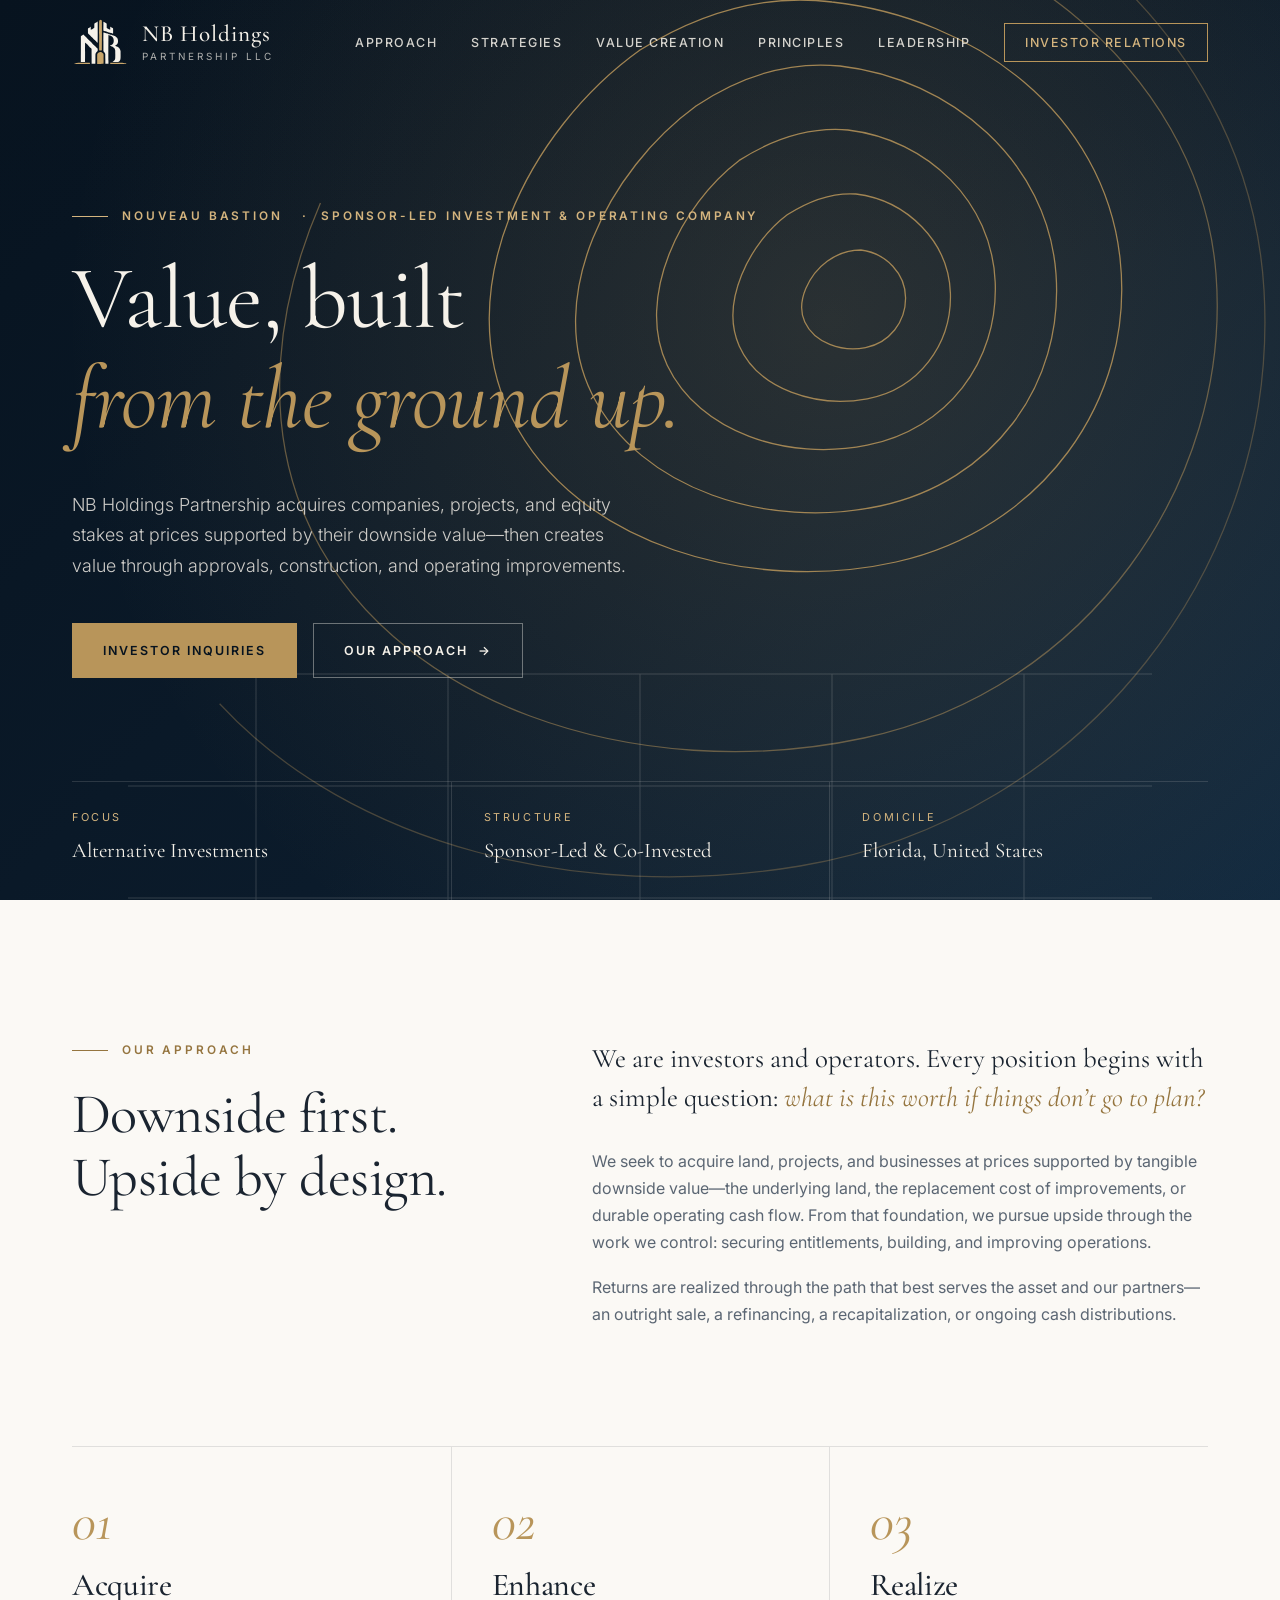
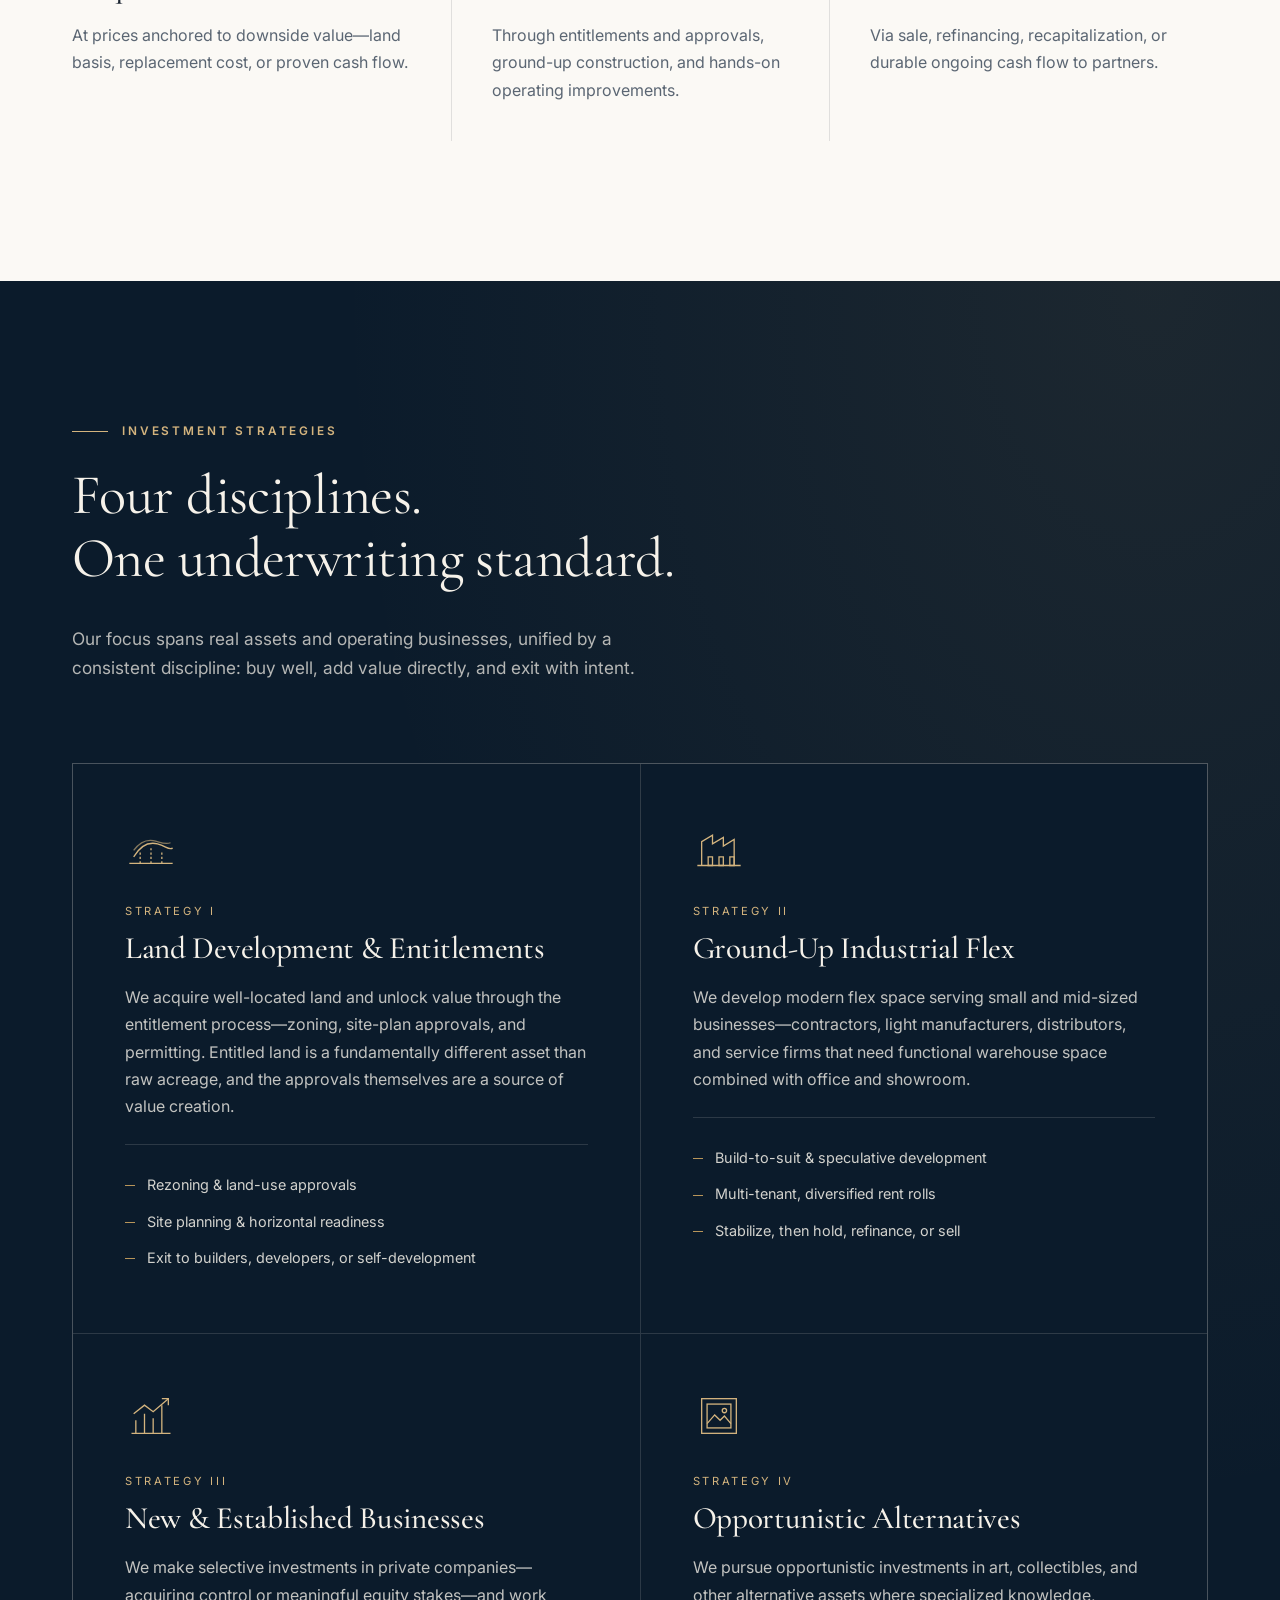
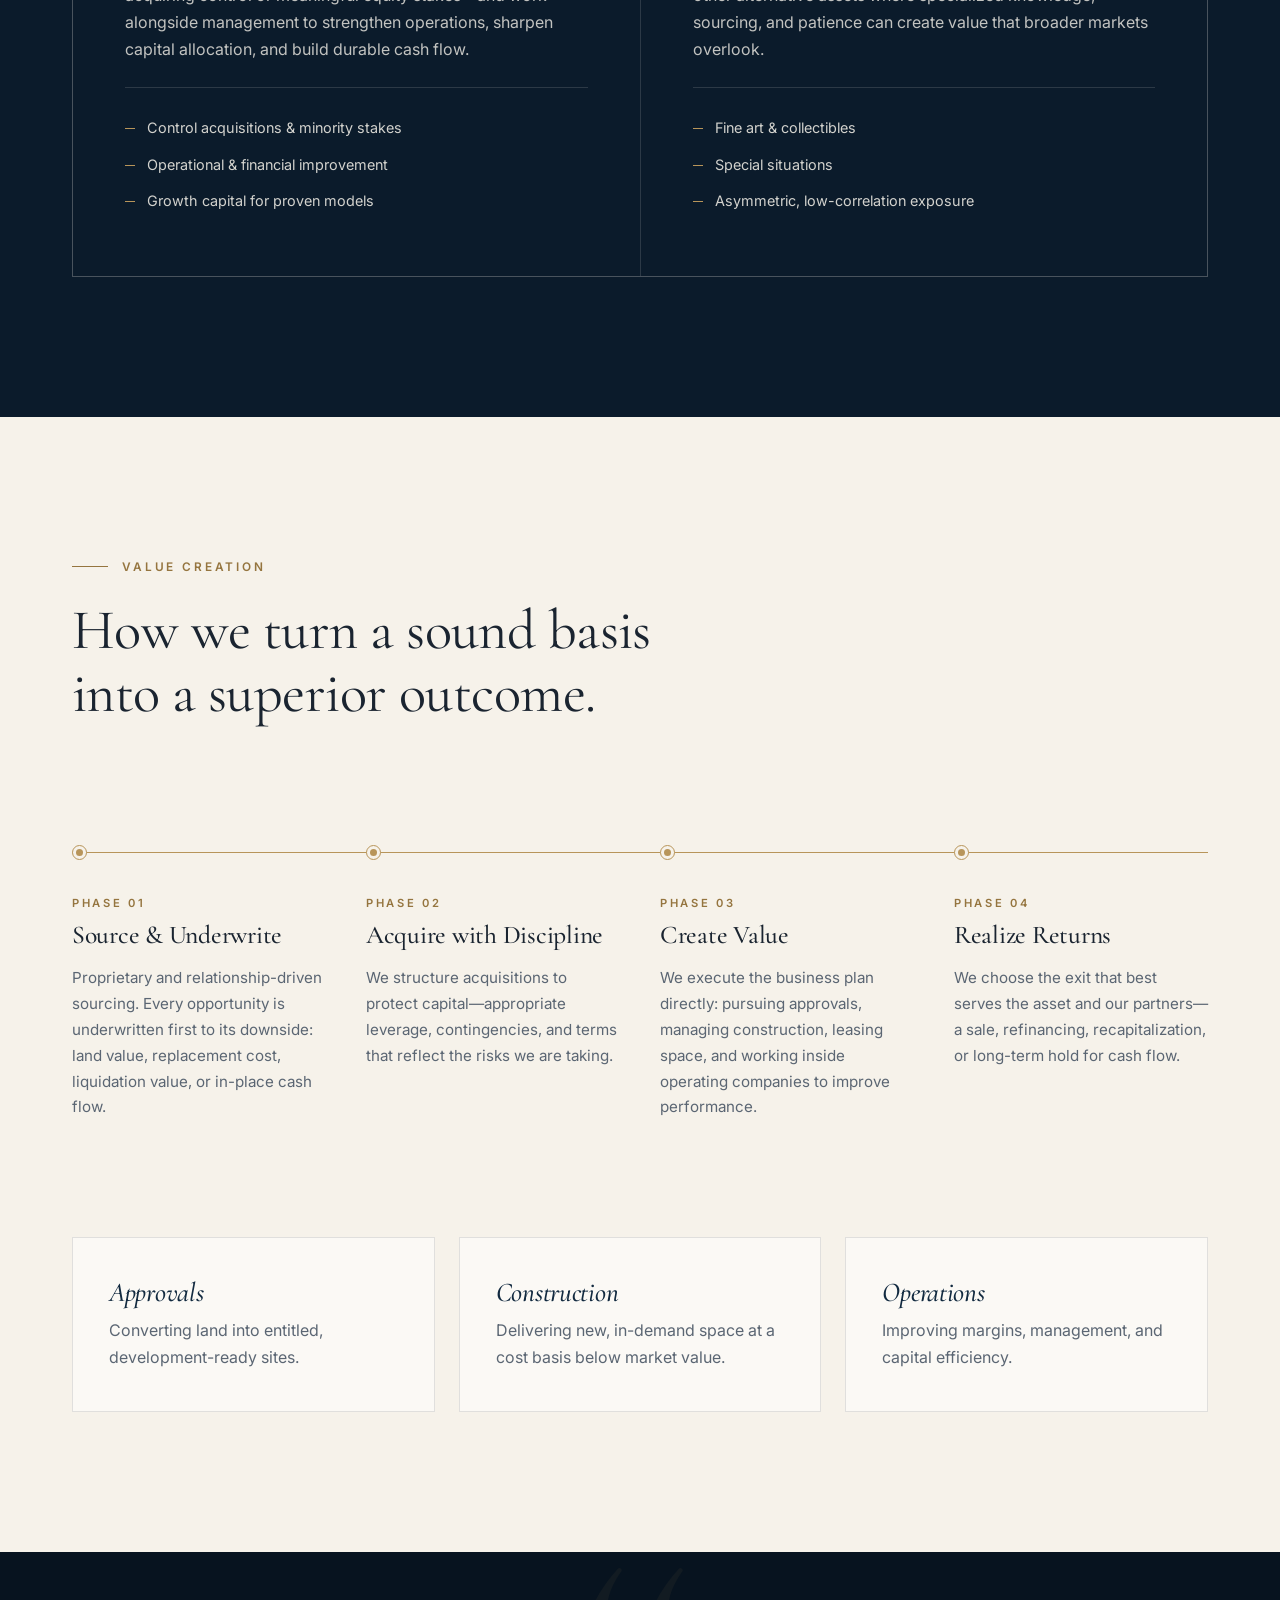
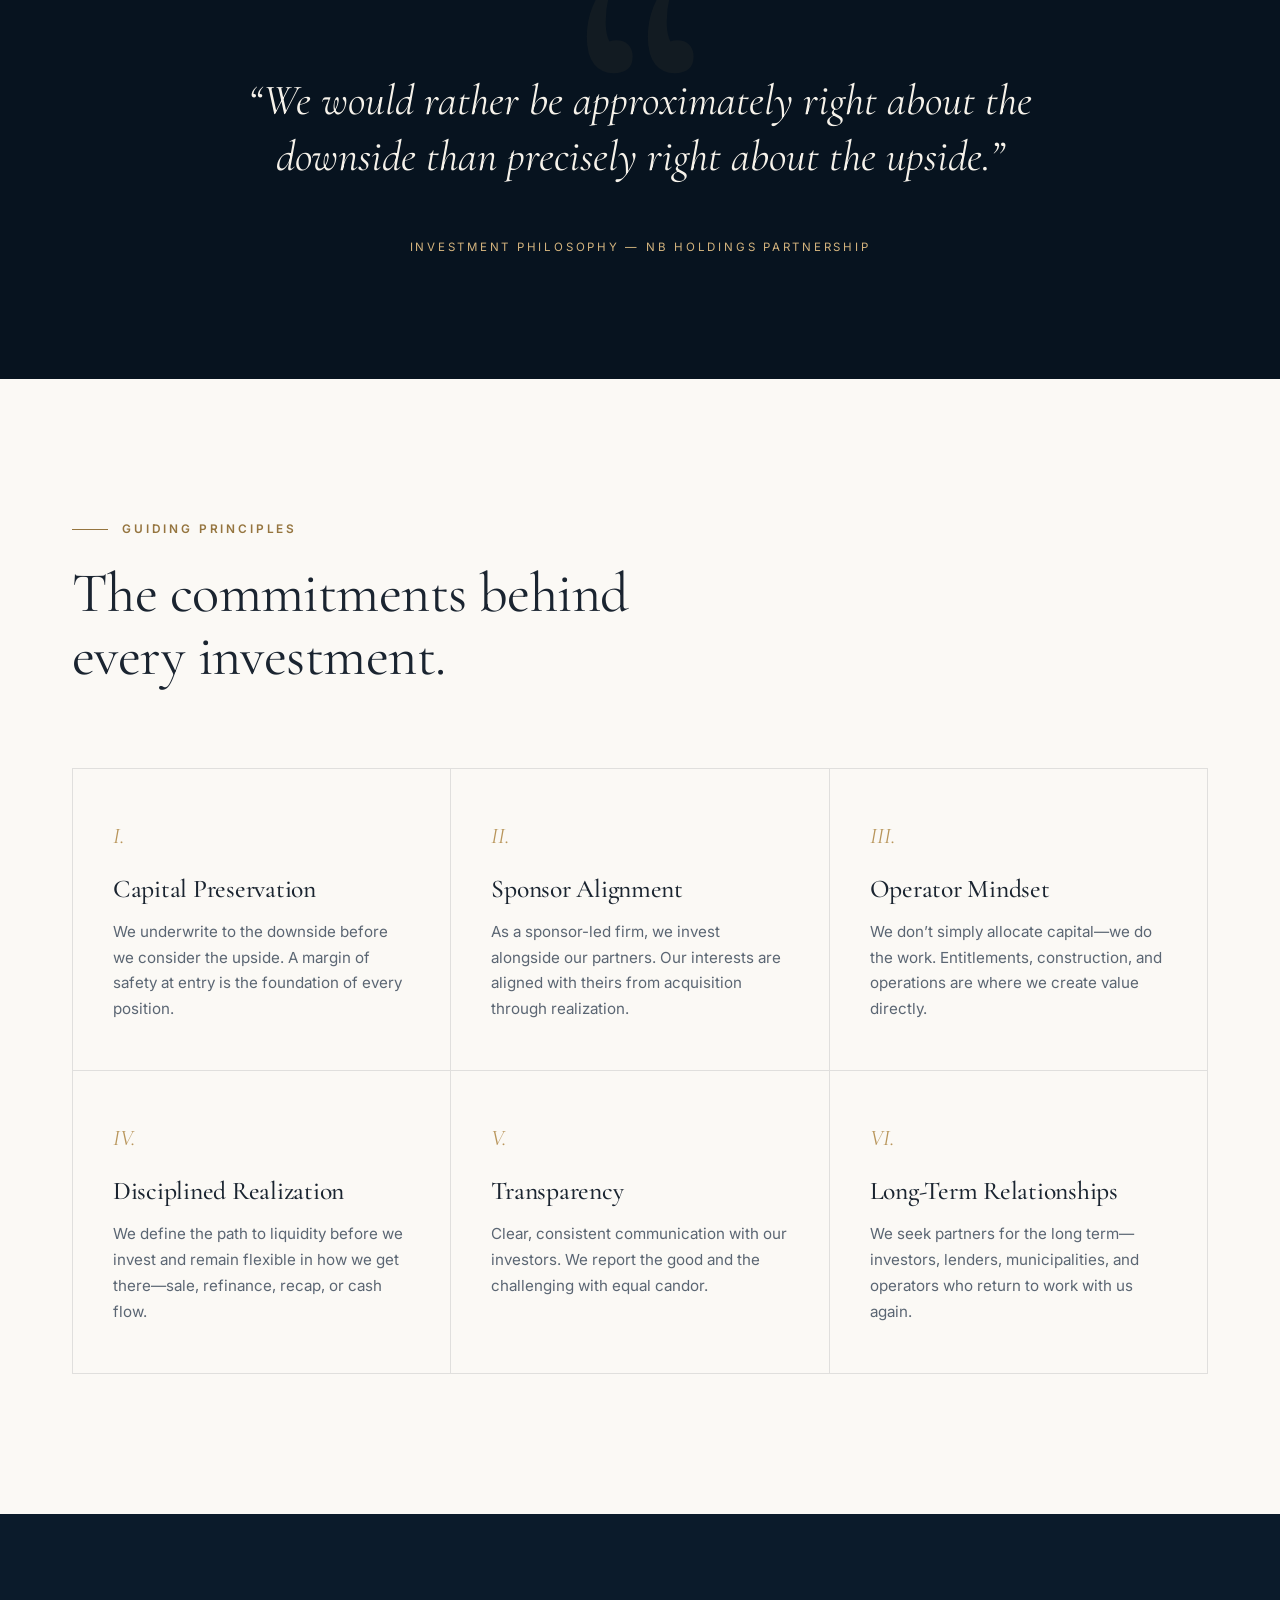
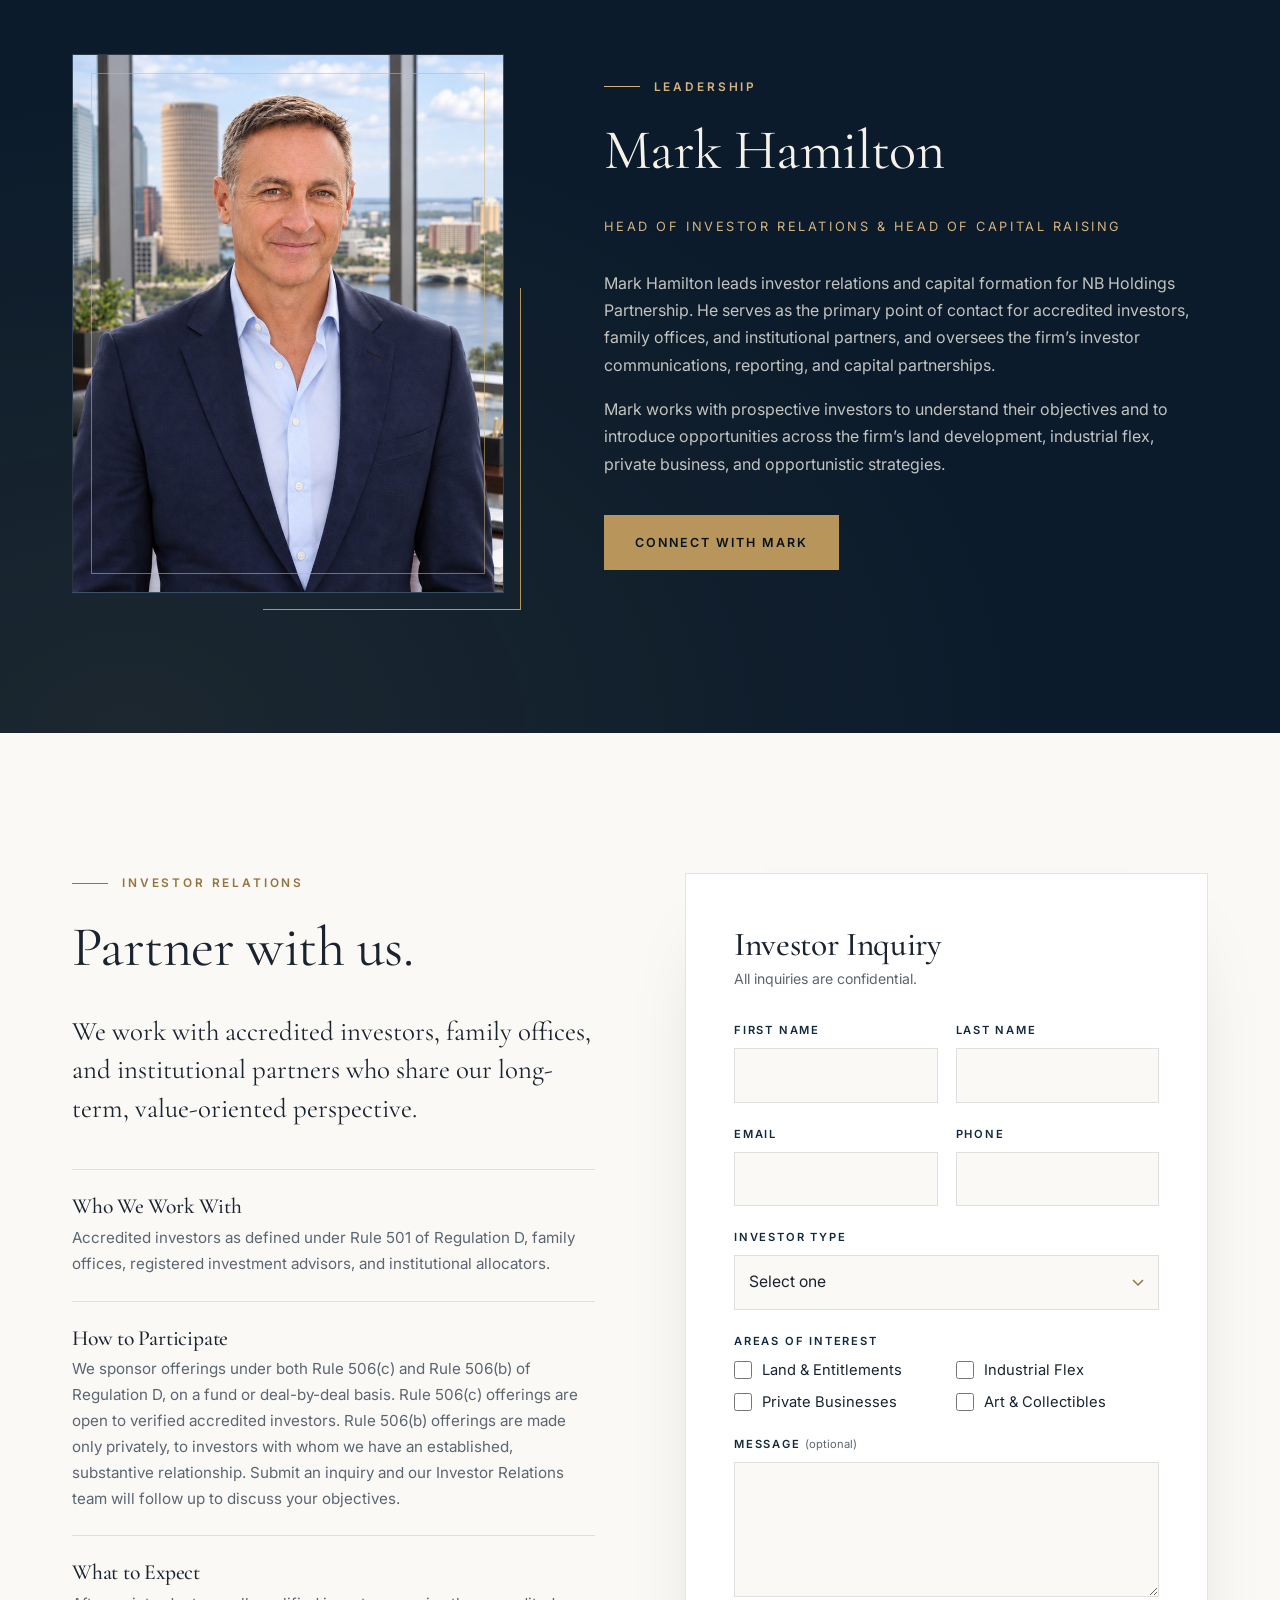
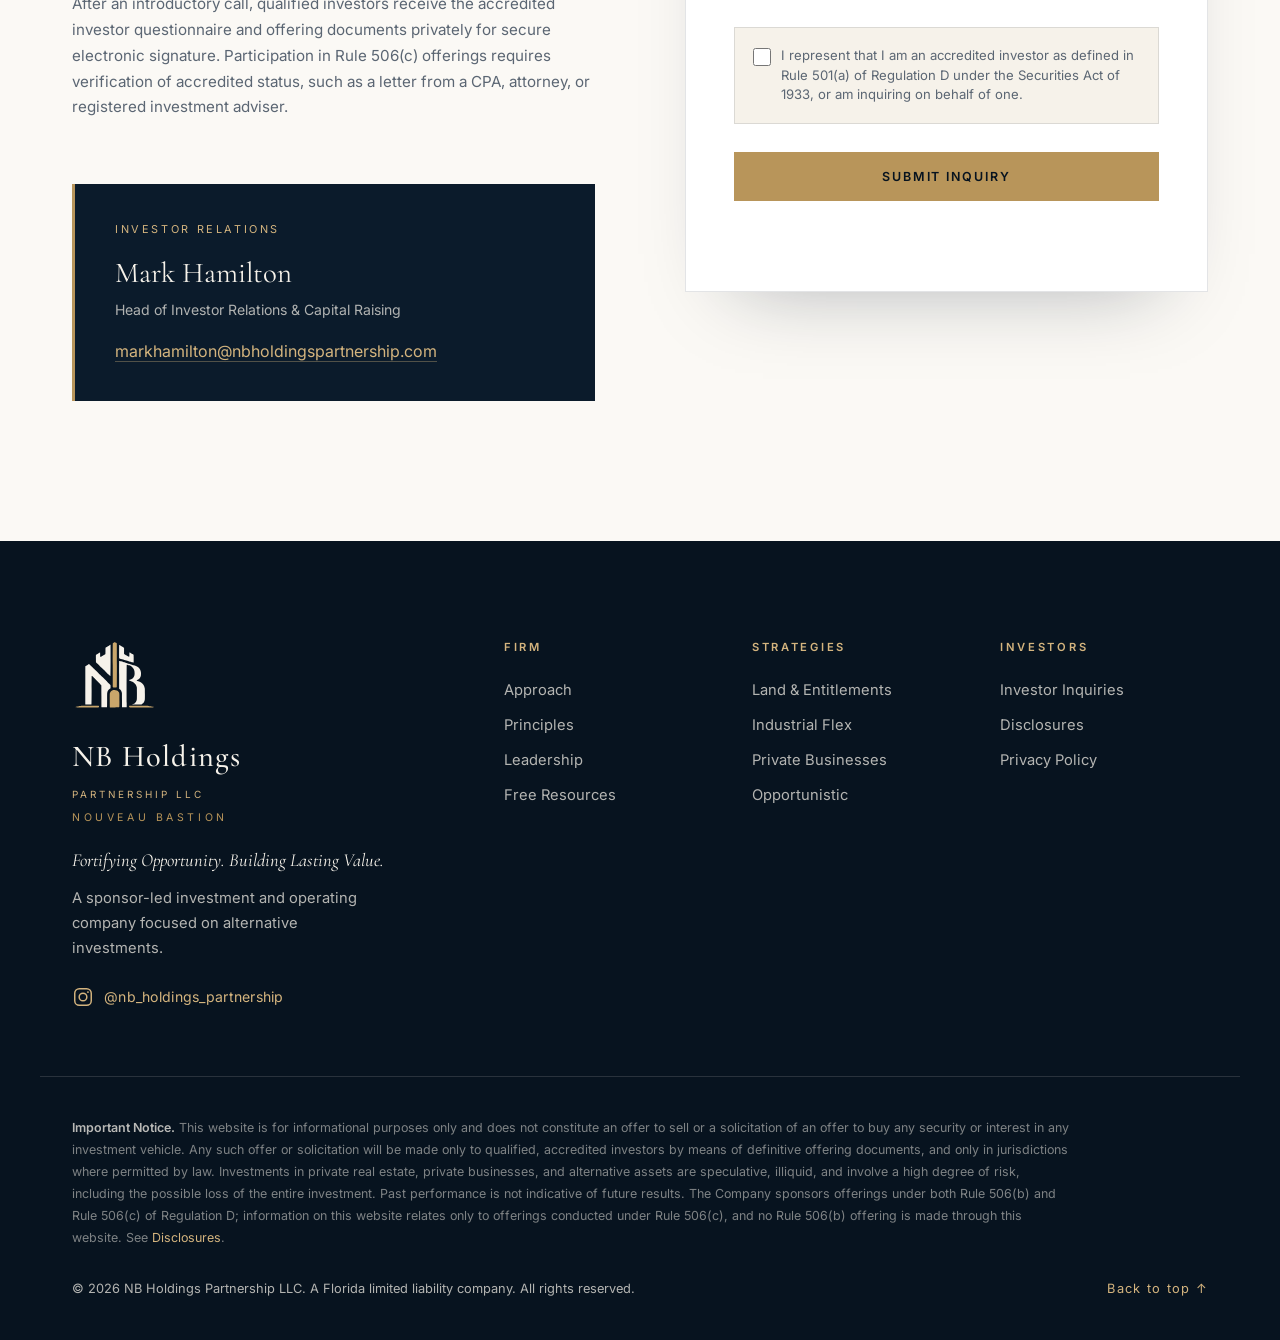
<file: index.html>
<!DOCTYPE html>
<html lang="en" class="no-js">
<head>
  <meta charset="UTF-8">
  <meta name="viewport" content="width=device-width, initial-scale=1.0">
  <title>NB Holdings Partnership LLC | Sponsor-Led Alternative Investments</title>
  <meta name="description" content="NB Holdings Partnership LLC is a sponsor-led investment and operating company focused on land development and entitlements, ground-up industrial flex space, private business investments, and opportunistic alternatives.">
  <meta name="theme-color" content="#0B1B2B">
  <meta property="og:title" content="NB Holdings Partnership LLC">
  <meta property="og:description" content="Downside-anchored. Value-created. Sponsor-aligned. A sponsor-led investment and operating company focused on alternative investments.">
  <meta property="og:type" content="website">
  <meta property="og:url" content="https://www.nbholdingspartnership.com/">
  <meta property="og:image" content="https://www.nbholdingspartnership.com/assets/img/nb-holdings-logo.jpg">
  <meta name="twitter:card" content="summary_large_image">
  <link rel="canonical" href="https://www.nbholdingspartnership.com/">
  <link rel="icon" href="assets/img/favicon.svg" type="image/svg+xml">
  <link rel="preconnect" href="https://fonts.googleapis.com">
  <link rel="preconnect" href="https://fonts.gstatic.com" crossorigin>
  <link href="https://fonts.googleapis.com/css2?family=Cormorant+Garamond:ital,wght@0,400;0,500;0,600;1,400;1,500&family=Inter:wght@300;400;500;600&display=swap" rel="stylesheet">
  <link rel="stylesheet" href="assets/css/styles.css">
</head>
<body>
  <a class="skip-link" href="#main">Skip to content</a>

  <!-- ============ HEADER ============ -->
  <header class="site-header" id="top">
    <div class="container header-inner">
      <a href="#top" class="brand" aria-label="NB Holdings Partnership home">
        <img class="brand-mark" src="assets/img/nb-mark-light.svg" alt="" width="52" height="42">
        <span class="brand-text">
          <span class="brand-name">NB Holdings</span>
          <span class="brand-sub">Partnership LLC</span>
        </span>
      </a>
      <nav class="primary-nav" aria-label="Primary">
        <button class="nav-toggle" aria-expanded="false" aria-controls="nav-menu">
          <span class="sr-only">Menu</span><span class="bar"></span><span class="bar"></span>
        </button>
        <ul id="nav-menu">
          <li><a href="#approach">Approach</a></li>
          <li><a href="#strategies">Strategies</a></li>
          <li><a href="#process">Value Creation</a></li>
          <li><a href="#principles">Principles</a></li>
          <li><a href="#leadership">Leadership</a></li>
          <li><a href="#investors" class="nav-cta">Investor Relations</a></li>
        </ul>
      </nav>
    </div>
  </header>

  <main id="main">
    <!-- ============ HERO ============ -->
    <section class="hero">
      <div class="hero-art" aria-hidden="true">
        <svg viewBox="0 0 800 800" preserveAspectRatio="xMidYMid slice">
          <defs>
            <radialGradient id="glow" cx="65%" cy="40%" r="60%">
              <stop offset="0%" stop-color="#B8955A" stop-opacity="0.18"/>
              <stop offset="100%" stop-color="#B8955A" stop-opacity="0"/>
            </radialGradient>
          </defs>
          <rect width="800" height="800" fill="url(#glow)"/>
          <g class="contours" fill="none" stroke="#B8955A" stroke-width="0.8">
            <path d="M520 120c90 10 170 70 180 160s-50 170-140 190-200-10-240-90 10-180 80-230c40-25 80-35 120-30z"/>
            <path d="M525 160c70 8 130 60 135 130s-40 130-110 145-150-10-180-70 10-140 65-180c30-20 60-28 90-25z"/>
            <path d="M530 200c50 6 90 45 92 95s-30 92-80 102-105-8-125-50 8-100 45-128c22-14 45-21 68-19z"/>
            <path d="M535 240c32 4 58 30 59 62s-20 60-52 66-68-6-80-33 6-64 30-82c14-9 28-14 43-13z"/>
            <path d="M538 275c16 2 28 15 28 30s-10 28-25 31-32-3-38-16 3-30 14-38c7-5 14-7 21-7z"/>
            <path d="M480 60c140 0 270 100 280 230s-80 260-220 290-300-20-350-140 30-280 140-350c50-25 100-30 150-30z" opacity="0.6"/>
            <path d="M440 10c180-5 340 120 350 290s-110 330-290 360-370-40-420-200 60-350 200-420c55-25 110-30 160-30z" opacity="0.4"/>
          </g>
          <g class="parcels" fill="none" stroke="#F6F2EA" stroke-width="0.6" opacity="0.18">
            <path d="M80 540h640M80 610h640M80 680h640M80 750h640"/>
            <path d="M160 540v260M280 540v260M400 540v260M520 540v260M640 540v260"/>
          </g>
          <g fill="#B8955A" opacity="0.9">
            <rect x="290" y="620" width="100" height="50" class="parcel-fill"/>
            <rect x="410" y="690" width="100" height="50" class="parcel-fill" style="animation-delay:1.2s"/>
          </g>
        </svg>
      </div>
      <div class="container hero-inner">
        <p class="eyebrow reveal">Nouveau Bastion<span class="eyebrow-extra">&nbsp;&middot;&nbsp; Sponsor-Led Investment &amp; Operating Company</span></p>
        <h1 class="reveal">Value, built<br><em>from the ground up.</em></h1>
        <p class="lede reveal">NB Holdings Partnership acquires companies, projects, and equity stakes at prices supported by their downside value&mdash;then creates value through approvals, construction, and operating improvements.</p>
        <div class="hero-actions reveal">
          <a href="#investors" class="btn btn-gold">Investor Inquiries</a>
          <a href="#approach" class="btn btn-ghost">Our Approach <span aria-hidden="true">&rarr;</span></a>
        </div>
      </div>
      <div class="hero-foot container">
        <dl class="hero-stats">
          <div><dt>Focus</dt><dd>Alternative Investments</dd></div>
          <div><dt>Structure</dt><dd>Sponsor-Led &amp; Co-Invested</dd></div>
          <div><dt>Domicile</dt><dd>Florida, United States</dd></div>
        </dl>
      </div>
    </section>

    <!-- ============ APPROACH ============ -->
    <section class="section approach" id="approach">
      <div class="container split">
        <div class="split-head">
          <p class="eyebrow">Our Approach</p>
          <h2>Downside first.<br>Upside by design.</h2>
        </div>
        <div class="split-body">
          <p class="big">We are investors and operators. Every position begins with a simple question: <em>what is this worth if things don&rsquo;t go to plan?</em></p>
          <p>We seek to acquire land, projects, and businesses at prices supported by tangible downside value&mdash;the underlying land, the replacement cost of improvements, or durable operating cash flow. From that foundation, we pursue upside through the work we control: securing entitlements, building, and improving operations.</p>
          <p>Returns are realized through the path that best serves the asset and our partners&mdash;an outright sale, a refinancing, a recapitalization, or ongoing cash distributions.</p>
        </div>
      </div>
      <div class="container">
        <ol class="thesis">
          <li class="reveal">
            <span class="thesis-num">01</span>
            <h3>Acquire</h3>
            <p>At prices anchored to downside value&mdash;land basis, replacement cost, or proven cash flow.</p>
          </li>
          <li class="reveal">
            <span class="thesis-num">02</span>
            <h3>Enhance</h3>
            <p>Through entitlements and approvals, ground-up construction, and hands-on operating improvements.</p>
          </li>
          <li class="reveal">
            <span class="thesis-num">03</span>
            <h3>Realize</h3>
            <p>Via sale, refinancing, recapitalization, or durable ongoing cash flow to partners.</p>
          </li>
        </ol>
      </div>
    </section>

    <!-- ============ STRATEGIES ============ -->
    <section class="section strategies dark" id="strategies">
      <div class="container">
        <div class="section-head">
          <p class="eyebrow">Investment Strategies</p>
          <h2>Four disciplines.<br>One underwriting standard.</h2>
          <p class="section-intro">Our focus spans real assets and operating businesses, unified by a consistent discipline: buy well, add value directly, and exit with intent.</p>
        </div>

        <div class="strategy-grid">
          <article class="strategy reveal">
            <div class="strategy-icon" aria-hidden="true">
              <svg viewBox="0 0 48 48" fill="none" stroke="currentColor" stroke-width="1.2"><path d="M4 40h40"/><path d="M8 34c6-10 14-14 22-12s10 6 14 4"/><path d="M8 28c6-8 12-10 18-9s10 4 16 2" opacity=".6"/><path d="M14 40V30M24 40V26M34 40V30" stroke-dasharray="2 2"/></svg>
            </div>
            <p class="strategy-tag">Strategy I</p>
            <h3>Land Development &amp; Entitlements</h3>
            <p>We acquire well-located land and unlock value through the entitlement process&mdash;zoning, site-plan approvals, and permitting. Entitled land is a fundamentally different asset than raw acreage, and the approvals themselves are a source of value creation.</p>
            <ul class="strategy-points">
              <li>Rezoning &amp; land-use approvals</li>
              <li>Site planning &amp; horizontal readiness</li>
              <li>Exit to builders, developers, or self-development</li>
            </ul>
          </article>

          <article class="strategy reveal">
            <div class="strategy-icon" aria-hidden="true">
              <svg viewBox="0 0 48 48" fill="none" stroke="currentColor" stroke-width="1.2"><path d="M4 42h40"/><path d="M8 42V20l10-6v8l10-6v8l10-6v24"/><path d="M14 34h4v8h-4zM24 34h4v8h-4zM34 34h4v8h-4z"/></svg>
            </div>
            <p class="strategy-tag">Strategy II</p>
            <h3>Ground-Up Industrial Flex</h3>
            <p>We develop modern flex space serving small and mid-sized businesses&mdash;contractors, light manufacturers, distributors, and service firms that need functional warehouse space combined with office and showroom.</p>
            <ul class="strategy-points">
              <li>Build-to-suit &amp; speculative development</li>
              <li>Multi-tenant, diversified rent rolls</li>
              <li>Stabilize, then hold, refinance, or sell</li>
            </ul>
          </article>

          <article class="strategy reveal">
            <div class="strategy-icon" aria-hidden="true">
              <svg viewBox="0 0 48 48" fill="none" stroke="currentColor" stroke-width="1.2"><path d="M6 40h36"/><path d="M10 40V28M18 40V22M26 40V26M34 40V14"/><path d="M8 22l10-8 8 6 14-12"/><path d="M34 8h6v6"/></svg>
            </div>
            <p class="strategy-tag">Strategy III</p>
            <h3>New &amp; Established Businesses</h3>
            <p>We make selective investments in private companies&mdash;acquiring control or meaningful equity stakes&mdash;and work alongside management to strengthen operations, sharpen capital allocation, and build durable cash flow.</p>
            <ul class="strategy-points">
              <li>Control acquisitions &amp; minority stakes</li>
              <li>Operational &amp; financial improvement</li>
              <li>Growth capital for proven models</li>
            </ul>
          </article>

          <article class="strategy reveal">
            <div class="strategy-icon" aria-hidden="true">
              <svg viewBox="0 0 48 48" fill="none" stroke="currentColor" stroke-width="1.2"><rect x="8" y="8" width="32" height="32"/><rect x="13" y="13" width="22" height="22"/><path d="M13 31l7-8 5 5 4-4 6 7"/><circle cx="29" cy="19" r="2"/></svg>
            </div>
            <p class="strategy-tag">Strategy IV</p>
            <h3>Opportunistic Alternatives</h3>
            <p>We pursue opportunistic investments in art, collectibles, and other alternative assets where specialized knowledge, sourcing, and patience can create value that broader markets overlook.</p>
            <ul class="strategy-points">
              <li>Fine art &amp; collectibles</li>
              <li>Special situations</li>
              <li>Asymmetric, low-correlation exposure</li>
            </ul>
          </article>
        </div>
      </div>
    </section>

    <!-- ============ PROCESS ============ -->
    <section class="section process" id="process">
      <div class="container">
        <div class="section-head">
          <p class="eyebrow">Value Creation</p>
          <h2>How we turn a sound basis<br>into a superior outcome.</h2>
        </div>

        <div class="process-track">
          <div class="process-line" aria-hidden="true"><span></span></div>
          <div class="process-step reveal">
            <span class="step-dot" aria-hidden="true"></span>
            <p class="step-phase">Phase 01</p>
            <h3>Source &amp; Underwrite</h3>
            <p>Proprietary and relationship-driven sourcing. Every opportunity is underwritten first to its downside: land value, replacement cost, liquidation value, or in-place cash flow.</p>
          </div>
          <div class="process-step reveal">
            <span class="step-dot" aria-hidden="true"></span>
            <p class="step-phase">Phase 02</p>
            <h3>Acquire with Discipline</h3>
            <p>We structure acquisitions to protect capital&mdash;appropriate leverage, contingencies, and terms that reflect the risks we are taking.</p>
          </div>
          <div class="process-step reveal">
            <span class="step-dot" aria-hidden="true"></span>
            <p class="step-phase">Phase 03</p>
            <h3>Create Value</h3>
            <p>We execute the business plan directly: pursuing approvals, managing construction, leasing space, and working inside operating companies to improve performance.</p>
          </div>
          <div class="process-step reveal">
            <span class="step-dot" aria-hidden="true"></span>
            <p class="step-phase">Phase 04</p>
            <h3>Realize Returns</h3>
            <p>We choose the exit that best serves the asset and our partners&mdash;a sale, refinancing, recapitalization, or long-term hold for cash flow.</p>
          </div>
        </div>

        <div class="levers">
          <div class="lever reveal">
            <h4>Approvals</h4>
            <p>Converting land into entitled, development-ready sites.</p>
          </div>
          <div class="lever reveal">
            <h4>Construction</h4>
            <p>Delivering new, in-demand space at a cost basis below market value.</p>
          </div>
          <div class="lever reveal">
            <h4>Operations</h4>
            <p>Improving margins, management, and capital efficiency.</p>
          </div>
        </div>
      </div>
    </section>

    <!-- ============ QUOTE BAND ============ -->
    <section class="quote-band">
      <div class="container">
        <blockquote class="reveal">
          <p>&ldquo;We would rather be approximately right about the downside than precisely right about the upside.&rdquo;</p>
          <cite>Investment Philosophy &mdash; NB Holdings Partnership</cite>
        </blockquote>
      </div>
    </section>

    <!-- ============ PRINCIPLES ============ -->
    <section class="section principles" id="principles">
      <div class="container">
        <div class="section-head">
          <p class="eyebrow">Guiding Principles</p>
          <h2>The commitments behind<br>every investment.</h2>
        </div>
        <div class="principle-grid">
          <div class="principle reveal">
            <span class="principle-num">I.</span>
            <h3>Capital Preservation</h3>
            <p>We underwrite to the downside before we consider the upside. A margin of safety at entry is the foundation of every position.</p>
          </div>
          <div class="principle reveal">
            <span class="principle-num">II.</span>
            <h3>Sponsor Alignment</h3>
            <p>As a sponsor-led firm, we invest alongside our partners. Our interests are aligned with theirs from acquisition through realization.</p>
          </div>
          <div class="principle reveal">
            <span class="principle-num">III.</span>
            <h3>Operator Mindset</h3>
            <p>We don&rsquo;t simply allocate capital&mdash;we do the work. Entitlements, construction, and operations are where we create value directly.</p>
          </div>
          <div class="principle reveal">
            <span class="principle-num">IV.</span>
            <h3>Disciplined Realization</h3>
            <p>We define the path to liquidity before we invest and remain flexible in how we get there&mdash;sale, refinance, recap, or cash flow.</p>
          </div>
          <div class="principle reveal">
            <span class="principle-num">V.</span>
            <h3>Transparency</h3>
            <p>Clear, consistent communication with our investors. We report the good and the challenging with equal candor.</p>
          </div>
          <div class="principle reveal">
            <span class="principle-num">VI.</span>
            <h3>Long-Term Relationships</h3>
            <p>We seek partners for the long term&mdash;investors, lenders, municipalities, and operators who return to work with us again.</p>
          </div>
        </div>
      </div>
    </section>

    <!-- ============ LEADERSHIP ============ -->
    <section class="section leadership dark" id="leadership">
      <div class="container leader-wrap">
        <div class="leader-portrait reveal">
          <div class="portrait-frame">
            <img class="portrait-photo" src="assets/img/mark-hamilton.jpg" alt="Mark Hamilton, Head of Investor Relations and Capital Raising" width="800" height="1000" loading="lazy">
          </div>
        </div>
        <div class="leader-copy reveal">
          <p class="eyebrow">Leadership</p>
          <h2>Mark Hamilton</h2>
          <p class="leader-title">Head of Investor Relations &amp; Head of Capital Raising</p>
          <p>Mark Hamilton leads investor relations and capital formation for NB Holdings Partnership. He serves as the primary point of contact for accredited investors, family offices, and institutional partners, and oversees the firm&rsquo;s investor communications, reporting, and capital partnerships.</p>
          <p>Mark works with prospective investors to understand their objectives and to introduce opportunities across the firm&rsquo;s land development, industrial flex, private business, and opportunistic strategies.</p>
          <a href="#investors" class="btn btn-gold">Connect with Mark</a>
        </div>
      </div>
    </section>

    <!-- ============ INVESTORS ============ -->
    <section class="section investors" id="investors">
      <div class="container investor-grid">
        <div class="investor-info">
          <p class="eyebrow">Investor Relations</p>
          <h2>Partner with us.</h2>
          <p class="big">We work with accredited investors, family offices, and institutional partners who share our long-term, value-oriented perspective.</p>

          <ul class="investor-list">
            <li>
              <h4>Who We Work With</h4>
              <p>Accredited investors as defined under Rule 501 of Regulation D, family offices, registered investment advisors, and institutional allocators.</p>
            </li>
            <li>
              <h4>How to Participate</h4>
              <p>We sponsor offerings under both Rule 506(c) and Rule 506(b) of Regulation D, on a fund or deal-by-deal basis. Rule 506(c) offerings are open to verified accredited investors. Rule 506(b) offerings are made only privately, to investors with whom we have an established, substantive relationship. Submit an inquiry and our Investor Relations team will follow up to discuss your objectives.</p>
            </li>
            <li>
              <h4>What to Expect</h4>
              <p>After an introductory call, qualified investors receive the accredited investor questionnaire and offering documents privately for secure electronic signature. Participation in Rule 506(c) offerings requires verification of accredited status, such as a letter from a CPA, attorney, or registered investment adviser.</p>
            </li>
          </ul>

          <div class="contact-card">
            <p class="contact-label">Investor Relations</p>
            <p class="contact-name">Mark Hamilton</p>
            <p class="contact-role">Head of Investor Relations &amp; Capital Raising</p>
            <p class="contact-line"><a href="mailto:markhamilton@nbholdingspartnership.com">markhamilton@nbholdingspartnership.com</a></p>
          </div>
        </div>

        <form class="inquiry-form" id="inquiry-form" action="https://formspree.io/f/xdegzwky" method="POST" novalidate>
          <h3>Investor Inquiry</h3>
          <p class="form-note">All inquiries are confidential.</p>
          <input type="hidden" name="_subject" value="New Investor Inquiry — NB Holdings Partnership">
          <input type="hidden" name="category" value="Investor">
          <input type="hidden" name="source" value="">
          <input type="text" name="_gotcha" class="hp-field" tabindex="-1" autocomplete="off" aria-hidden="true">

          <div class="field-row">
            <div class="field">
              <label for="f-first">First Name</label>
              <input id="f-first" name="first" type="text" autocomplete="given-name" required>
            </div>
            <div class="field">
              <label for="f-last">Last Name</label>
              <input id="f-last" name="last" type="text" autocomplete="family-name" required>
            </div>
          </div>
          <div class="field-row">
            <div class="field">
              <label for="f-email">Email</label>
              <input id="f-email" name="email" type="email" autocomplete="email" required>
            </div>
            <div class="field">
              <label for="f-phone">Phone</label>
              <input id="f-phone" name="phone" type="tel" autocomplete="tel">
            </div>
          </div>
          <div class="field">
            <label for="f-type">Investor Type</label>
            <select id="f-type" name="type" required>
              <option value="">Select one</option>
              <option>Accredited Individual</option>
              <option>Family Office</option>
              <option>Registered Investment Advisor</option>
              <option>Institutional Investor</option>
              <option>Other</option>
            </select>
          </div>
          <fieldset class="field">
            <legend>Areas of Interest</legend>
            <div class="checks">
              <label class="check"><input type="checkbox" name="interest" value="Land Development & Entitlements"><span>Land &amp; Entitlements</span></label>
              <label class="check"><input type="checkbox" name="interest" value="Industrial Flex"><span>Industrial Flex</span></label>
              <label class="check"><input type="checkbox" name="interest" value="Private Businesses"><span>Private Businesses</span></label>
              <label class="check"><input type="checkbox" name="interest" value="Art & Collectibles"><span>Art &amp; Collectibles</span></label>
            </div>
          </fieldset>
          <div class="field">
            <label for="f-msg">Message <span class="optional">(optional)</span></label>
            <textarea id="f-msg" name="message" rows="4"></textarea>
          </div>
          <label class="check attest">
            <input type="checkbox" name="accredited" id="f-accredited" required>
            <span>I represent that I am an accredited investor as defined in Rule 501(a) of Regulation D under the Securities Act of 1933, or am inquiring on behalf of one.</span>
          </label>
          <button type="submit" class="btn btn-gold btn-block">Submit Inquiry</button>
          <p class="form-status" role="status" aria-live="polite"></p>
        </form>
      </div>
    </section>
  </main>

  <!-- ============ FOOTER ============ -->
  <footer class="site-footer">
    <div class="container footer-top">
      <div class="footer-brand">
        <img class="footer-mark" src="assets/img/nb-mark-light.svg" alt="" width="84" height="69">
        <span class="brand-name">NB Holdings</span>
        <span class="brand-sub">Partnership LLC</span>
        <span class="brand-motto">Nouveau Bastion</span>
        <p class="tagline">Fortifying Opportunity. Building Lasting Value.</p>
        <p>A sponsor-led investment and operating company focused on alternative investments.</p>
        <a class="footer-social" href="https://www.instagram.com/nb_holdings_partnership/" target="_blank" rel="noopener noreferrer" aria-label="NB Holdings Partnership on Instagram">
          <svg viewBox="0 0 24 24" aria-hidden="true" fill="none" stroke="currentColor" stroke-width="1.6"><rect x="3" y="3" width="18" height="18" rx="5"/><circle cx="12" cy="12" r="4.2"/><circle cx="17.4" cy="6.6" r="1" fill="currentColor" stroke="none"/></svg>
          <span>@nb_holdings_partnership</span>
        </a>
      </div>
      <nav class="footer-nav" aria-label="Footer">
        <div>
          <h5>Firm</h5>
          <a href="#approach">Approach</a>
          <a href="#principles">Principles</a>
          <a href="#leadership">Leadership</a>
          <a href="/start/">Free Resources</a>
        </div>
        <div>
          <h5>Strategies</h5>
          <a href="#strategies">Land &amp; Entitlements</a>
          <a href="#strategies">Industrial Flex</a>
          <a href="#strategies">Private Businesses</a>
          <a href="#strategies">Opportunistic</a>
        </div>
        <div>
          <h5>Investors</h5>
          <a href="#investors">Investor Inquiries</a>
          <a href="disclosures.html">Disclosures</a>
          <a href="privacy.html">Privacy Policy</a>
        </div>
      </nav>
    </div>
    <div class="container footer-legal">
      <p><strong>Important Notice.</strong> This website is for informational purposes only and does not constitute an offer to sell or a solicitation of an offer to buy any security or interest in any investment vehicle. Any such offer or solicitation will be made only to qualified, accredited investors by means of definitive offering documents, and only in jurisdictions where permitted by law. Investments in private real estate, private businesses, and alternative assets are speculative, illiquid, and involve a high degree of risk, including the possible loss of the entire investment. Past performance is not indicative of future results. The Company sponsors offerings under both Rule 506(b) and Rule 506(c) of Regulation D; information on this website relates only to offerings conducted under Rule 506(c), and no Rule 506(b) offering is made through this website. See <a href="disclosures.html">Disclosures</a>.</p>
      <div class="footer-bottom">
        <p>&copy; <span id="year">2026</span> NB Holdings Partnership LLC. A Florida limited liability company. All rights reserved.</p>
        <a href="#top" class="to-top">Back to top &uarr;</a>
      </div>
    </div>
  </footer>

  <script src="assets/js/leads.js" defer></script>
  <script src="assets/js/main.js" defer></script>
</body>
</html>
</file>
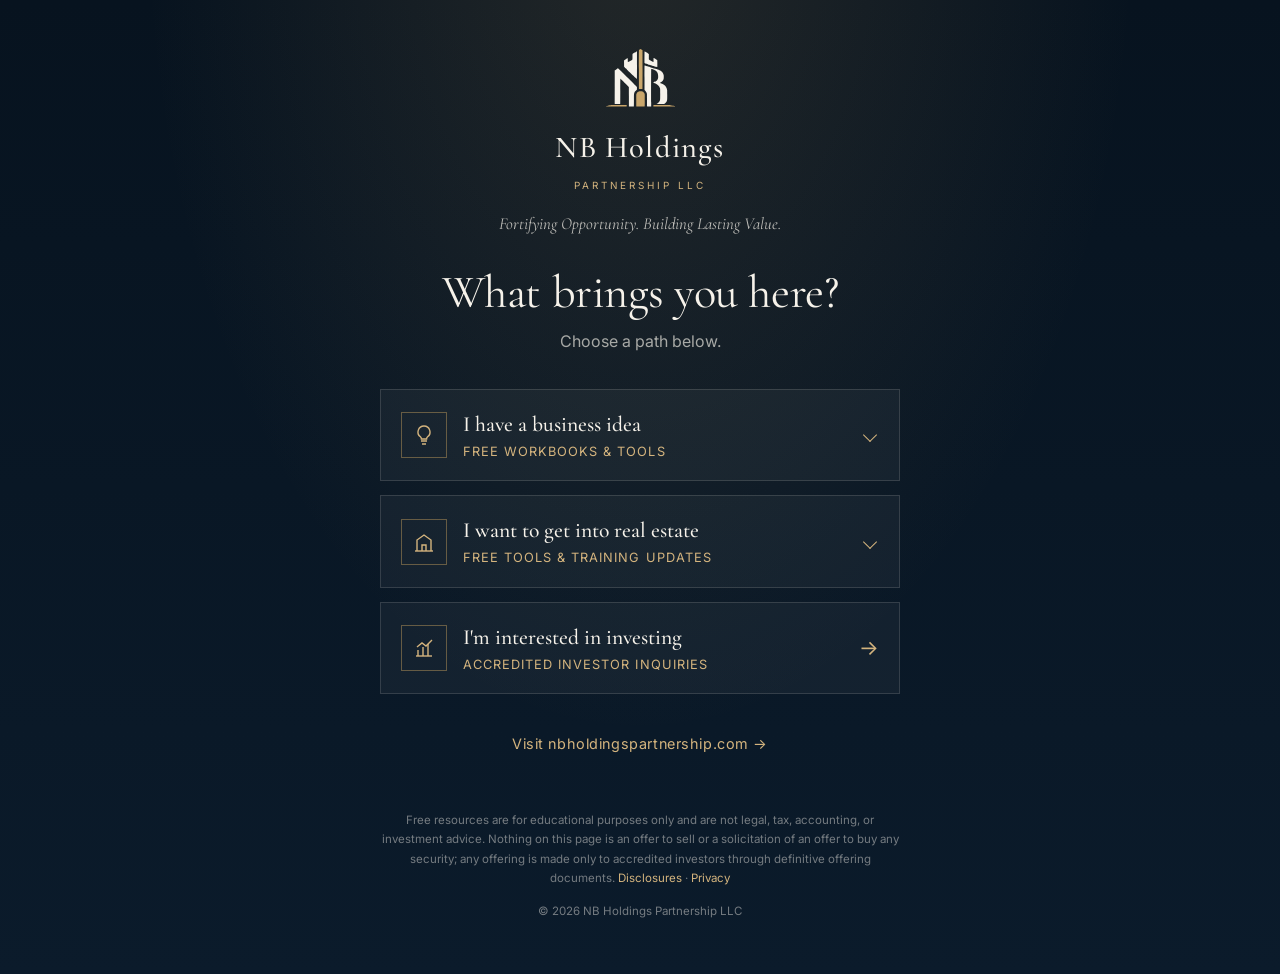
<file: start/index.html>
<!DOCTYPE html>
<html lang="en" class="no-js">
<head>
  <meta charset="UTF-8">
  <meta name="viewport" content="width=device-width, initial-scale=1.0">
  <title>Start Here | NB Holdings Partnership LLC</title>
  <meta name="description" content="Free business startup resources, real estate tools and training updates, and investor information from NB Holdings Partnership.">
  <meta name="theme-color" content="#0B1B2B">
  <meta property="og:title" content="Start Here | NB Holdings Partnership">
  <meta property="og:description" content="Free resources to turn an idea into a business, real estate tools and training updates, and investor information.">
  <meta property="og:url" content="https://www.nbholdingspartnership.com/start/">
  <meta property="og:image" content="https://www.nbholdingspartnership.com/assets/img/nb-holdings-logo.jpg">
  <link rel="canonical" href="https://www.nbholdingspartnership.com/start/">
  <link rel="icon" href="/assets/img/favicon.svg" type="image/svg+xml">
  <link rel="preconnect" href="https://fonts.googleapis.com">
  <link rel="preconnect" href="https://fonts.gstatic.com" crossorigin>
  <link href="https://fonts.googleapis.com/css2?family=Cormorant+Garamond:ital,wght@0,400;0,500;0,600;1,400;1,500&family=Inter:wght@300;400;500;600&display=swap" rel="stylesheet">
  <link rel="stylesheet" href="/assets/css/styles.css">
</head>
<body class="start-page">
  <main class="start-wrap">
    <header class="start-head">
      <a href="/" class="start-logo" aria-label="NB Holdings Partnership home">
        <img src="/assets/img/nb-mark-light.svg" alt="" width="74" height="60">
        <span class="brand-name">NB Holdings</span>
        <span class="brand-sub">Partnership LLC</span>
      </a>
      <p class="start-tagline">Fortifying Opportunity. Building Lasting Value.</p>
      <h1>What brings you here?</h1>
      <p class="start-intro">Choose a path below.</p>
    </header>

    <div class="paths">
      <!-- Path 1: Business idea -->
      <section class="path" id="business-idea">
        <button class="path-btn" aria-expanded="false" aria-controls="panel-business">
          <span class="path-icon" aria-hidden="true"><svg viewBox="0 0 24 24" fill="none" stroke="currentColor" stroke-width="1.4"><path d="M9 18h6M10 21h4"/><path d="M12 3a6 6 0 0 0-3.6 10.8c.6.5 1 1.2 1 2V16h5.2v-.2c0-.8.4-1.5 1-2A6 6 0 0 0 12 3z"/></svg></span>
          <span class="path-text"><strong>I have a business idea</strong><small>Free workbooks &amp; tools</small></span>
          <span class="path-chev" aria-hidden="true"></span>
        </button>
        <div class="path-panel" id="panel-business" hidden>
          <p>Practical, free tools to test your idea, check the numbers, and plan your launch. Tick what you'd like.</p>
          <form class="lead-form" data-hubspot="business" novalidate>
            <input type="hidden" name="_subject" value="New Lead — Business Idea">
            <input type="hidden" name="category" value="Business Idea">
            <input type="hidden" name="source" value="">
            <input type="text" name="_gotcha" class="hp-field" tabindex="-1" autocomplete="off" aria-hidden="true">
            <fieldset class="resource-picks">
              <legend>Choose your free downloads</legend>
              <!-- To add a resource: copy one <label class="pick"> block, then change value, data-file and the text. -->
              <label class="pick">
                <input type="checkbox" name="resources" value="Business Startup Workbook" data-file="/downloads/nb-holdings-business-startup-workbook.pdf" checked>
                <span><strong>Business Startup Workbook</strong><small>8 worksheets &middot; PDF</small></span>
              </label>
              <label class="pick">
                <input type="checkbox" name="resources" value="Business Entity Setup Guide" data-file="/downloads/nb-holdings-business-entity-setup-guide.pdf">
                <span><strong>Business Entity Setup Guide</strong><small>7-step formation &amp; registration checklist &middot; PDF</small></span>
              </label>
              <label class="pick">
                <input type="checkbox" name="resources" value="Single-Member LLC Operating Agreement (Example)" data-file="/downloads/nb-holdings-single-member-llc-operating-agreement-example.docx">
                <span><strong>Single-Member LLC Operating Agreement</strong><small>Editable example template &middot; Word</small></span>
              </label>
            </fieldset>
            <label>First name<input type="text" name="first" autocomplete="given-name" required></label>
            <label>Email<input type="email" name="email" autocomplete="email" required></label>
            <label class="consent"><input type="checkbox" name="email_consent" value="Yes" required><span>Send me my downloads and occasional resources from NB Holdings. Unsubscribe anytime.</span></label>
            <button type="submit" class="btn btn-gold btn-block">Get my free downloads</button>
            <p class="form-status" role="status" aria-live="polite"></p>
          </form>
          <div class="lead-success" hidden>
            <p class="success-title">Your downloads are ready.</p>
            <div class="download-list"></div>
            <button type="button" class="cross-path" data-open="real-estate">Also interested in real estate? Get the free tools &rarr;</button>
          </div>
        </div>
      </section>

      <!-- Path 2: Real estate -->
      <section class="path" id="real-estate">
        <button class="path-btn" aria-expanded="false" aria-controls="panel-realestate">
          <span class="path-icon" aria-hidden="true"><svg viewBox="0 0 24 24" fill="none" stroke="currentColor" stroke-width="1.4"><path d="M3 21h18"/><path d="M5 21V10l7-5 7 5v11"/><path d="M10 21v-6h4v6"/></svg></span>
          <span class="path-text"><strong>I want to get into real estate</strong><small>Free tools &amp; training updates</small></span>
          <span class="path-chev" aria-hidden="true"></span>
        </button>
        <div class="path-panel" id="panel-realestate" hidden>
          <p>Free real estate tools to practice with, plus first word on our upcoming training. Tick what you'd like.</p>
          <form class="lead-form" data-hubspot="realestate" novalidate>
            <input type="hidden" name="_subject" value="New Lead — Real Estate">
            <input type="hidden" name="category" value="Real Estate">
            <input type="hidden" name="source" value="">
            <input type="text" name="_gotcha" class="hp-field" tabindex="-1" autocomplete="off" aria-hidden="true">
            <fieldset class="resource-picks">
              <legend>Choose your free resources</legend>
              <!-- To add a resource: copy one <label class="pick"> block, then change value, data-file and the text. -->
              <label class="pick">
                <input type="checkbox" name="resources" value="Real Estate Purchase and Sale Agreement (Example)" data-file="/downloads/nb-holdings-real-estate-purchase-and-sale-agreement-example.pdf" checked>
                <span><strong>Basic Real Estate Purchase &amp; Sale Agreement</strong><small>Fillable training example &middot; PDF</small></span>
              </label>
              <label class="pick">
                <input type="checkbox" name="resources" value="Real Estate Training Waitlist" checked>
                <span><strong>Notify me about upcoming training</strong><small>Land, entitlements &amp; building a real estate company</small></span>
              </label>
            </fieldset>
            <label>First name<input type="text" name="first" autocomplete="given-name" required></label>
            <label>Email<input type="email" name="email" autocomplete="email" required></label>
            <label class="consent"><input type="checkbox" name="email_consent" value="Yes" required><span>Send me my resources, training updates, and occasional emails from NB Holdings. Unsubscribe anytime.</span></label>
            <button type="submit" class="btn btn-gold btn-block">Get my free resources</button>
            <p class="form-status" role="status" aria-live="polite"></p>
          </form>
          <div class="lead-success" hidden>
            <p class="success-title">You're all set.</p>
            <div class="download-list"></div>
            <p class="waitlist-note" hidden>You're on the training list. We'll email you as soon as it's ready.</p>
            <button type="button" class="cross-path" data-open="business-idea">Have a business idea too? Get the free workbooks &rarr;</button>
          </div>
        </div>
      </section>

      <!-- Path 3: Investing -->
      <section class="path" id="investing">
        <a class="path-btn" href="/#investors">
          <span class="path-icon" aria-hidden="true"><svg viewBox="0 0 24 24" fill="none" stroke="currentColor" stroke-width="1.4"><path d="M4 20h16"/><path d="M6 20v-6M11 20v-9M16 20V8"/><path d="M5 11l5-4 4 3 6-6"/></svg></span>
          <span class="path-text"><strong>I'm interested in investing</strong><small>Accredited investor inquiries</small></span>
          <span class="path-arrow" aria-hidden="true">&rarr;</span>
        </a>
      </section>

      <a class="start-site-link" href="/">Visit nbholdingspartnership.com &rarr;</a>
    </div>

    <footer class="start-foot">
      <p>Free resources are for educational purposes only and are not legal, tax, accounting, or investment advice. Nothing on this page is an offer to sell or a solicitation of an offer to buy any security; any offering is made only to accredited investors through definitive offering documents. <a href="/disclosures.html">Disclosures</a> &middot; <a href="/privacy.html">Privacy</a></p>
      <p>&copy; <span id="year">2026</span> NB Holdings Partnership LLC</p>
    </footer>
  </main>

  <script src="/assets/js/leads.js" defer></script>
  <script src="/assets/js/main.js" defer></script>
  <script src="/assets/js/start.js" defer></script>
</body>
</html>
</file>
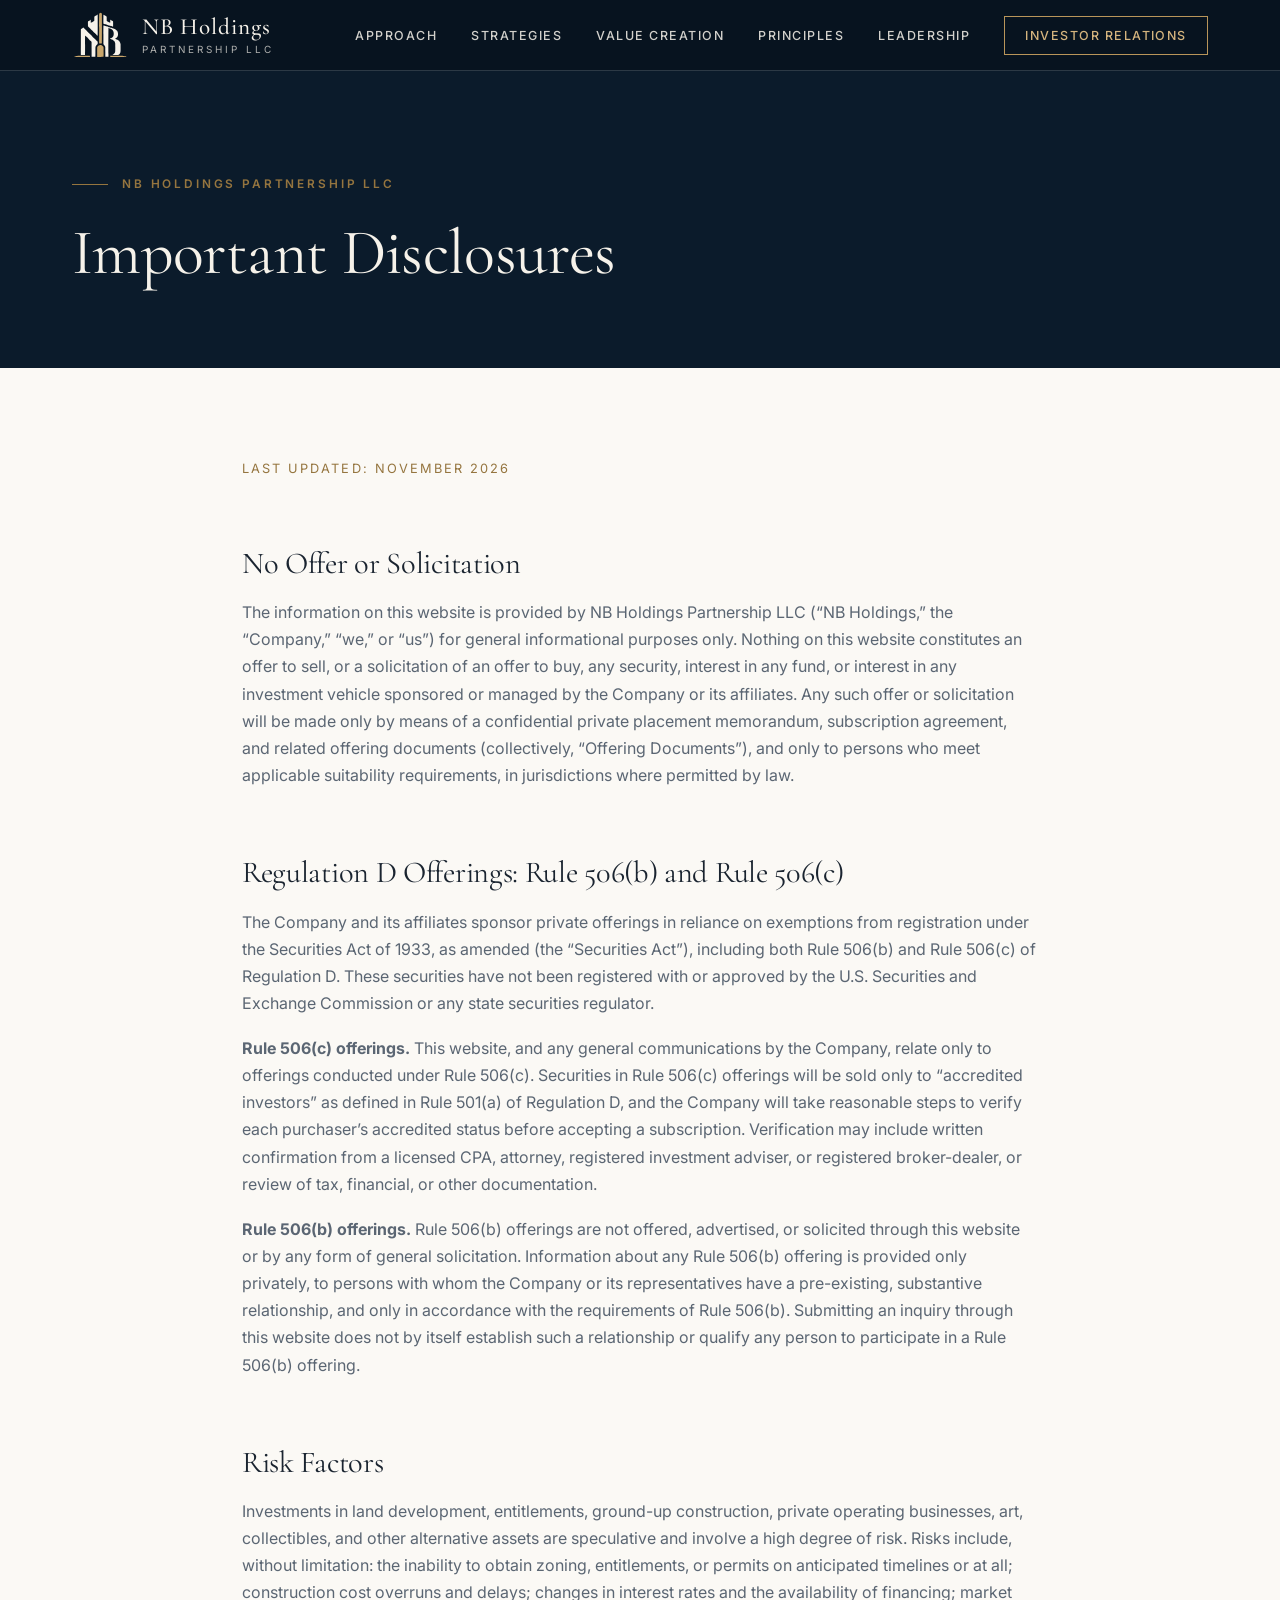
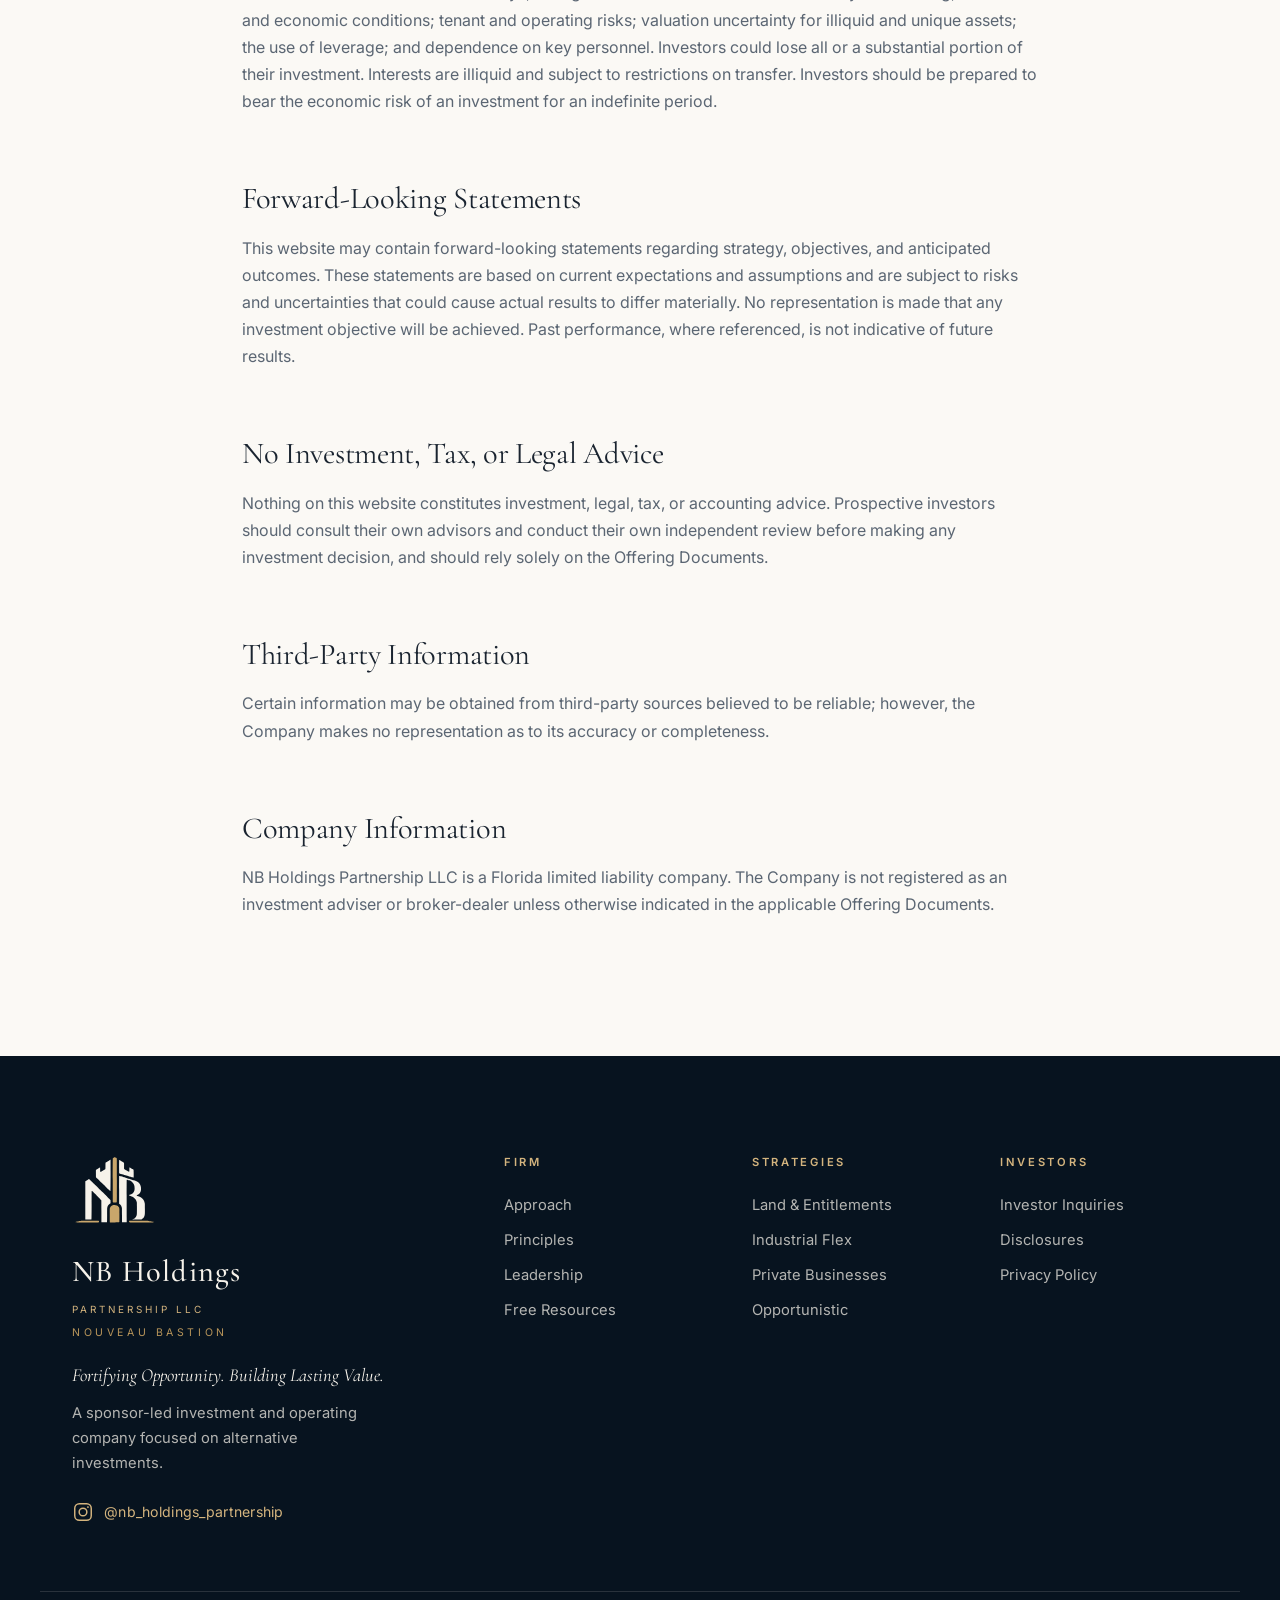
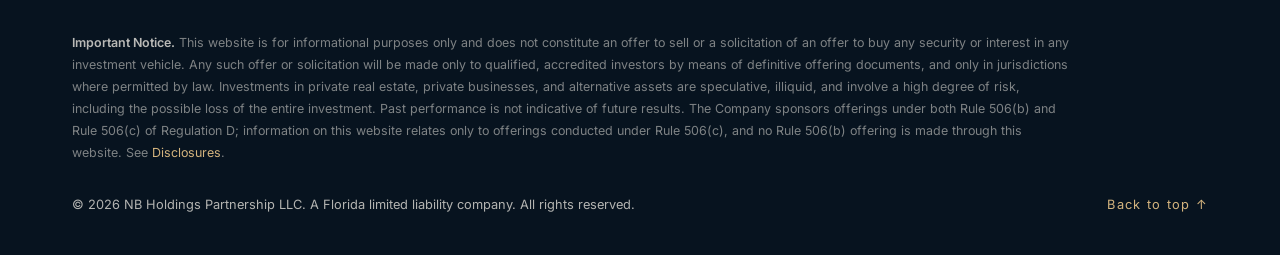
<file: disclosures.html>
<!DOCTYPE html>
<html lang="en" class="no-js">
<head>
  <meta charset="UTF-8">
  <meta name="viewport" content="width=device-width, initial-scale=1.0">
  <title>Disclosures | NB Holdings Partnership LLC</title>
  <meta name="description" content="NB Holdings Partnership LLC is a sponsor-led investment and operating company focused on land development and entitlements, ground-up industrial flex space, private business investments, and opportunistic alternatives.">
  <meta name="theme-color" content="#0B1B2B">
  <link rel="canonical" href="https://www.nbholdingspartnership.com/disclosures.html">
  <link rel="icon" href="assets/img/favicon.svg" type="image/svg+xml">
  <link rel="preconnect" href="https://fonts.googleapis.com">
  <link rel="preconnect" href="https://fonts.gstatic.com" crossorigin>
  <link href="https://fonts.googleapis.com/css2?family=Cormorant+Garamond:ital,wght@0,400;0,500;0,600;1,400;1,500&family=Inter:wght@300;400;500;600&display=swap" rel="stylesheet">
  <link rel="stylesheet" href="assets/css/styles.css">
</head>
<body class="legal-page">
  <a class="skip-link" href="#main">Skip to content</a>

  <header class="site-header scrolled" id="top">
    <div class="container header-inner">
      <a href="index.html" class="brand" aria-label="NB Holdings Partnership home">
        <img class="brand-mark" src="assets/img/nb-mark-light.svg" alt="" width="52" height="42">
        <span class="brand-text">
          <span class="brand-name">NB Holdings</span>
          <span class="brand-sub">Partnership LLC</span>
        </span>
      </a>
      <nav class="primary-nav" aria-label="Primary">
        <button class="nav-toggle" aria-expanded="false" aria-controls="nav-menu">
          <span class="sr-only">Menu</span><span class="bar"></span><span class="bar"></span>
        </button>
        <ul id="nav-menu">
          <li><a href="index.html#approach">Approach</a></li>
          <li><a href="index.html#strategies">Strategies</a></li>
          <li><a href="index.html#process">Value Creation</a></li>
          <li><a href="index.html#principles">Principles</a></li>
          <li><a href="index.html#leadership">Leadership</a></li>
          <li><a href="index.html#investors" class="nav-cta">Investor Relations</a></li>
        </ul>
      </nav>
    </div>
  </header>

  <main id="main">
    <section class="legal-hero">
      <div class="container">
        <p class="eyebrow">NB Holdings Partnership LLC</p>
        <h1>Important Disclosures</h1>
      </div>
    </section>
    <section class="legal-body">
      <div class="container">

<p class="updated">Last updated: November 2026</p>
<h2>No Offer or Solicitation</h2>
<p>The information on this website is provided by NB Holdings Partnership LLC (&ldquo;NB Holdings,&rdquo; the &ldquo;Company,&rdquo; &ldquo;we,&rdquo; or &ldquo;us&rdquo;) for general informational purposes only. Nothing on this website constitutes an offer to sell, or a solicitation of an offer to buy, any security, interest in any fund, or interest in any investment vehicle sponsored or managed by the Company or its affiliates. Any such offer or solicitation will be made only by means of a confidential private placement memorandum, subscription agreement, and related offering documents (collectively, &ldquo;Offering Documents&rdquo;), and only to persons who meet applicable suitability requirements, in jurisdictions where permitted by law.</p>
<h2>Regulation D Offerings: Rule 506(b) and Rule 506(c)</h2>
<p>The Company and its affiliates sponsor private offerings in reliance on exemptions from registration under the Securities Act of 1933, as amended (the &ldquo;Securities Act&rdquo;), including both Rule 506(b) and Rule 506(c) of Regulation D. These securities have not been registered with or approved by the U.S. Securities and Exchange Commission or any state securities regulator.</p>
<p><strong>Rule 506(c) offerings.</strong> This website, and any general communications by the Company, relate only to offerings conducted under Rule 506(c). Securities in Rule 506(c) offerings will be sold only to &ldquo;accredited investors&rdquo; as defined in Rule 501(a) of Regulation D, and the Company will take reasonable steps to verify each purchaser&rsquo;s accredited status before accepting a subscription. Verification may include written confirmation from a licensed CPA, attorney, registered investment adviser, or registered broker-dealer, or review of tax, financial, or other documentation.</p>
<p><strong>Rule 506(b) offerings.</strong> Rule 506(b) offerings are not offered, advertised, or solicited through this website or by any form of general solicitation. Information about any Rule 506(b) offering is provided only privately, to persons with whom the Company or its representatives have a pre-existing, substantive relationship, and only in accordance with the requirements of Rule 506(b). Submitting an inquiry through this website does not by itself establish such a relationship or qualify any person to participate in a Rule 506(b) offering.</p>
<h2>Risk Factors</h2>
<p>Investments in land development, entitlements, ground-up construction, private operating businesses, art, collectibles, and other alternative assets are speculative and involve a high degree of risk. Risks include, without limitation: the inability to obtain zoning, entitlements, or permits on anticipated timelines or at all; construction cost overruns and delays; changes in interest rates and the availability of financing; market and economic conditions; tenant and operating risks; valuation uncertainty for illiquid and unique assets; the use of leverage; and dependence on key personnel. Investors could lose all or a substantial portion of their investment. Interests are illiquid and subject to restrictions on transfer. Investors should be prepared to bear the economic risk of an investment for an indefinite period.</p>
<h2>Forward-Looking Statements</h2>
<p>This website may contain forward-looking statements regarding strategy, objectives, and anticipated outcomes. These statements are based on current expectations and assumptions and are subject to risks and uncertainties that could cause actual results to differ materially. No representation is made that any investment objective will be achieved. Past performance, where referenced, is not indicative of future results.</p>
<h2>No Investment, Tax, or Legal Advice</h2>
<p>Nothing on this website constitutes investment, legal, tax, or accounting advice. Prospective investors should consult their own advisors and conduct their own independent review before making any investment decision, and should rely solely on the Offering Documents.</p>
<h2>Third-Party Information</h2>
<p>Certain information may be obtained from third-party sources believed to be reliable; however, the Company makes no representation as to its accuracy or completeness.</p>
<h2>Company Information</h2>
<p>NB Holdings Partnership LLC is a Florida limited liability company. The Company is not registered as an investment adviser or broker-dealer unless otherwise indicated in the applicable Offering Documents.</p>

      </div>
    </section>
  </main>

  <footer class="site-footer">
    <div class="container footer-top">
      <div class="footer-brand">
        <img class="footer-mark" src="assets/img/nb-mark-light.svg" alt="" width="84" height="69">
        <span class="brand-name">NB Holdings</span>
        <span class="brand-sub">Partnership LLC</span>
        <span class="brand-motto">Nouveau Bastion</span>
        <p class="tagline">Fortifying Opportunity. Building Lasting Value.</p>
        <p>A sponsor-led investment and operating company focused on alternative investments.</p>
        <a class="footer-social" href="https://www.instagram.com/nb_holdings_partnership/" target="_blank" rel="noopener noreferrer" aria-label="NB Holdings Partnership on Instagram">
          <svg viewBox="0 0 24 24" aria-hidden="true" fill="none" stroke="currentColor" stroke-width="1.6"><rect x="3" y="3" width="18" height="18" rx="5"/><circle cx="12" cy="12" r="4.2"/><circle cx="17.4" cy="6.6" r="1" fill="currentColor" stroke="none"/></svg>
          <span>@nb_holdings_partnership</span>
        </a>
      </div>
      <nav class="footer-nav" aria-label="Footer">
        <div>
          <h5>Firm</h5>
          <a href="index.html#approach">Approach</a>
          <a href="index.html#principles">Principles</a>
          <a href="index.html#leadership">Leadership</a>
          <a href="/start/">Free Resources</a>
        </div>
        <div>
          <h5>Strategies</h5>
          <a href="index.html#strategies">Land &amp; Entitlements</a>
          <a href="index.html#strategies">Industrial Flex</a>
          <a href="index.html#strategies">Private Businesses</a>
          <a href="index.html#strategies">Opportunistic</a>
        </div>
        <div>
          <h5>Investors</h5>
          <a href="index.html#investors">Investor Inquiries</a>
          <a href="disclosures.html">Disclosures</a>
          <a href="privacy.html">Privacy Policy</a>
        </div>
      </nav>
    </div>
    <div class="container footer-legal">
      <p><strong>Important Notice.</strong> This website is for informational purposes only and does not constitute an offer to sell or a solicitation of an offer to buy any security or interest in any investment vehicle. Any such offer or solicitation will be made only to qualified, accredited investors by means of definitive offering documents, and only in jurisdictions where permitted by law. Investments in private real estate, private businesses, and alternative assets are speculative, illiquid, and involve a high degree of risk, including the possible loss of the entire investment. Past performance is not indicative of future results. The Company sponsors offerings under both Rule 506(b) and Rule 506(c) of Regulation D; information on this website relates only to offerings conducted under Rule 506(c), and no Rule 506(b) offering is made through this website. See <a href="disclosures.html">Disclosures</a>.</p>
      <div class="footer-bottom">
        <p>&copy; <span id="year">2026</span> NB Holdings Partnership LLC. A Florida limited liability company. All rights reserved.</p>
        <a href="#top" class="to-top">Back to top &uarr;</a>
      </div>
    </div>
  </footer>

  <script src="assets/js/main.js" defer></script>
</body>
</html>
</file>
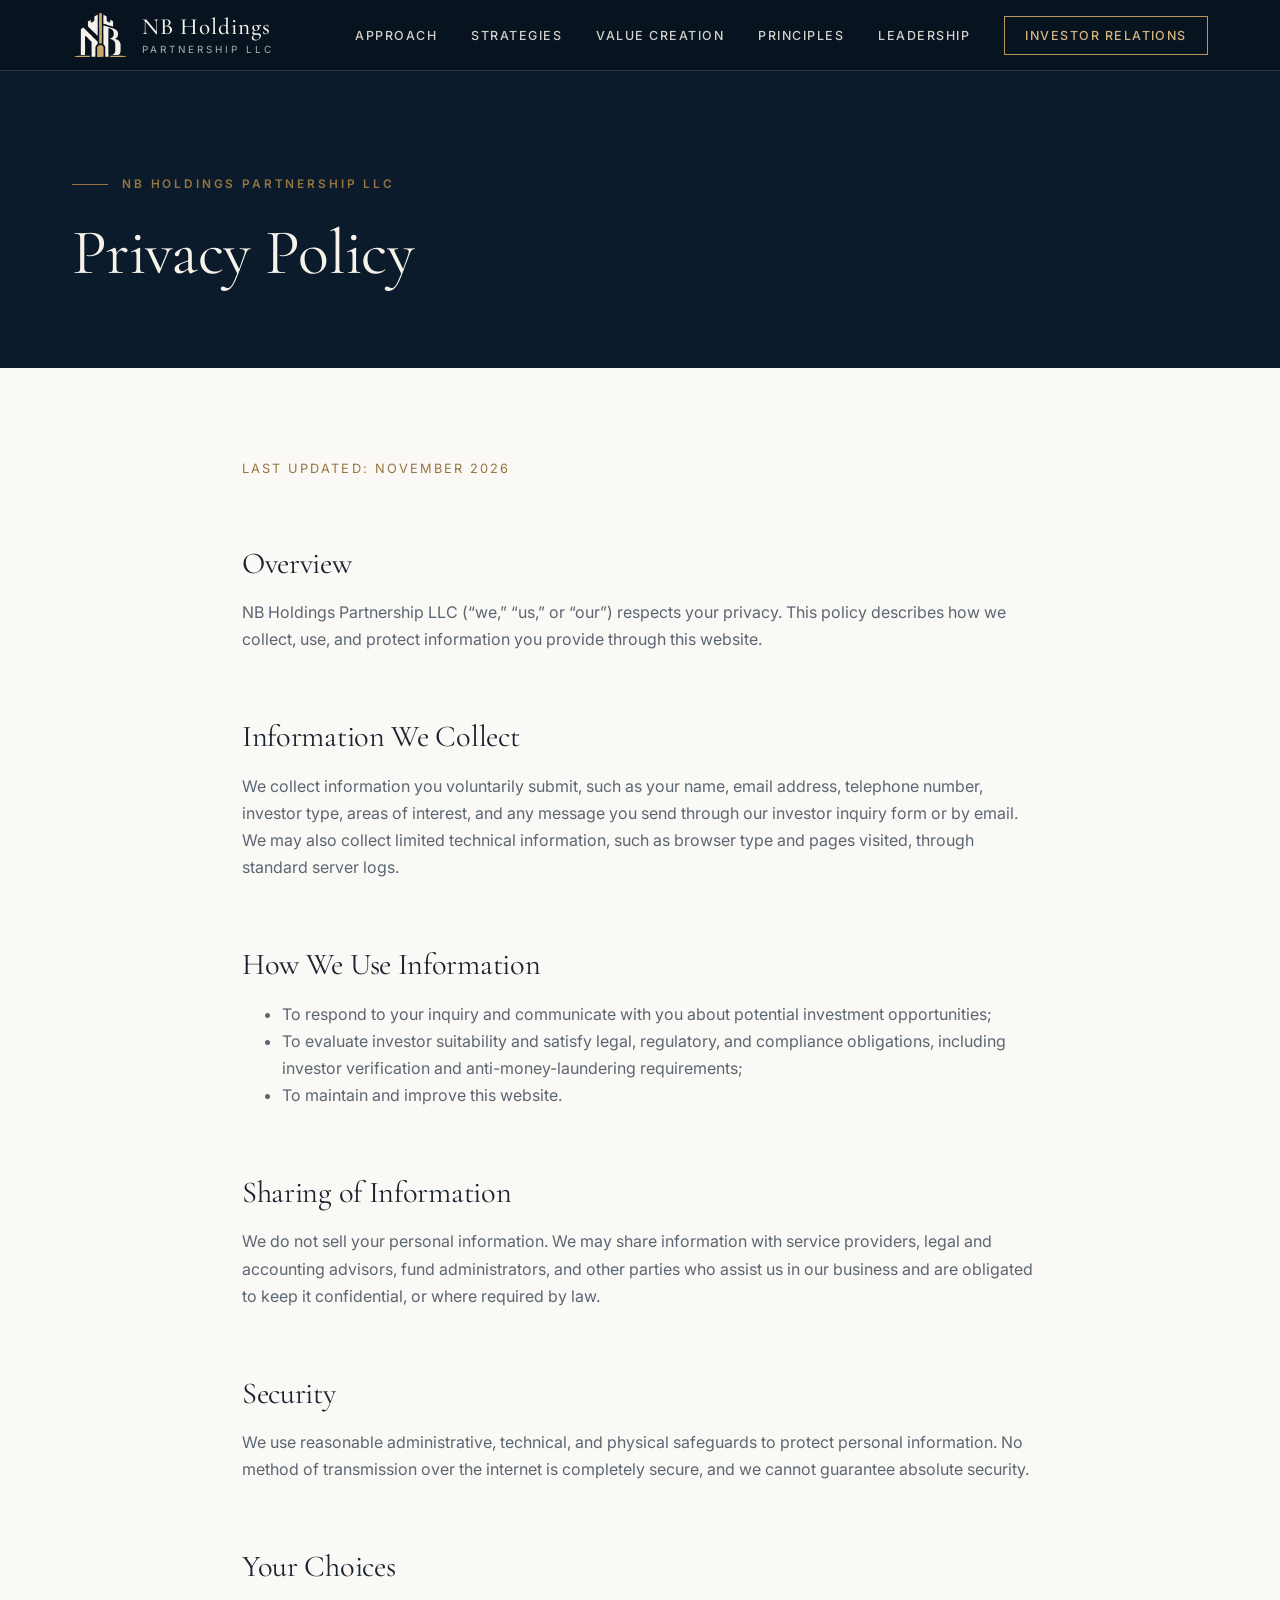
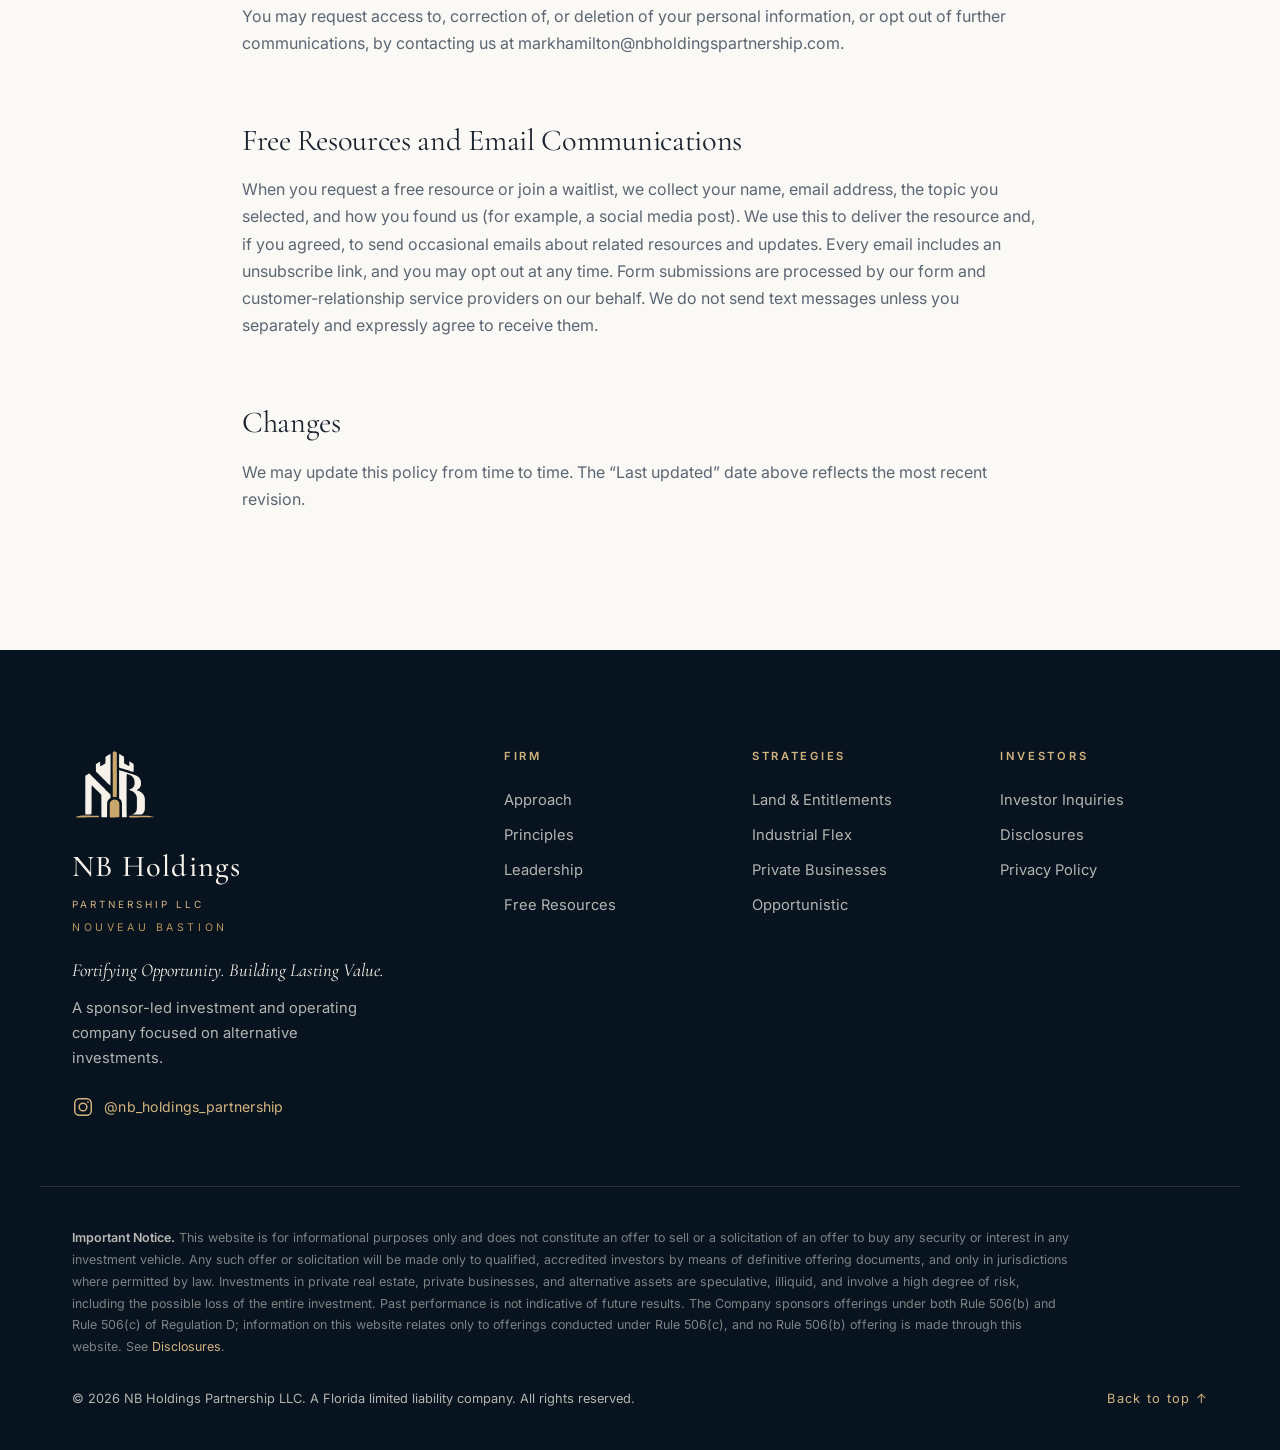
<file: privacy.html>
<!DOCTYPE html>
<html lang="en" class="no-js">
<head>
  <meta charset="UTF-8">
  <meta name="viewport" content="width=device-width, initial-scale=1.0">
  <title>Privacy Policy | NB Holdings Partnership LLC</title>
  <meta name="description" content="NB Holdings Partnership LLC is a sponsor-led investment and operating company focused on land development and entitlements, ground-up industrial flex space, private business investments, and opportunistic alternatives.">
  <meta name="theme-color" content="#0B1B2B">
  <link rel="canonical" href="https://www.nbholdingspartnership.com/privacy.html">
  <link rel="icon" href="assets/img/favicon.svg" type="image/svg+xml">
  <link rel="preconnect" href="https://fonts.googleapis.com">
  <link rel="preconnect" href="https://fonts.gstatic.com" crossorigin>
  <link href="https://fonts.googleapis.com/css2?family=Cormorant+Garamond:ital,wght@0,400;0,500;0,600;1,400;1,500&family=Inter:wght@300;400;500;600&display=swap" rel="stylesheet">
  <link rel="stylesheet" href="assets/css/styles.css">
</head>
<body class="legal-page">
  <a class="skip-link" href="#main">Skip to content</a>

  <header class="site-header scrolled" id="top">
    <div class="container header-inner">
      <a href="index.html" class="brand" aria-label="NB Holdings Partnership home">
        <img class="brand-mark" src="assets/img/nb-mark-light.svg" alt="" width="52" height="42">
        <span class="brand-text">
          <span class="brand-name">NB Holdings</span>
          <span class="brand-sub">Partnership LLC</span>
        </span>
      </a>
      <nav class="primary-nav" aria-label="Primary">
        <button class="nav-toggle" aria-expanded="false" aria-controls="nav-menu">
          <span class="sr-only">Menu</span><span class="bar"></span><span class="bar"></span>
        </button>
        <ul id="nav-menu">
          <li><a href="index.html#approach">Approach</a></li>
          <li><a href="index.html#strategies">Strategies</a></li>
          <li><a href="index.html#process">Value Creation</a></li>
          <li><a href="index.html#principles">Principles</a></li>
          <li><a href="index.html#leadership">Leadership</a></li>
          <li><a href="index.html#investors" class="nav-cta">Investor Relations</a></li>
        </ul>
      </nav>
    </div>
  </header>

  <main id="main">
    <section class="legal-hero">
      <div class="container">
        <p class="eyebrow">NB Holdings Partnership LLC</p>
        <h1>Privacy Policy</h1>
      </div>
    </section>
    <section class="legal-body">
      <div class="container">

<p class="updated">Last updated: November 2026</p>
<h2>Overview</h2>
<p>NB Holdings Partnership LLC (&ldquo;we,&rdquo; &ldquo;us,&rdquo; or &ldquo;our&rdquo;) respects your privacy. This policy describes how we collect, use, and protect information you provide through this website.</p>
<h2>Information We Collect</h2>
<p>We collect information you voluntarily submit, such as your name, email address, telephone number, investor type, areas of interest, and any message you send through our investor inquiry form or by email. We may also collect limited technical information, such as browser type and pages visited, through standard server logs.</p>
<h2>How We Use Information</h2>
<ul>
<li>To respond to your inquiry and communicate with you about potential investment opportunities;</li>
<li>To evaluate investor suitability and satisfy legal, regulatory, and compliance obligations, including investor verification and anti-money-laundering requirements;</li>
<li>To maintain and improve this website.</li>
</ul>
<h2>Sharing of Information</h2>
<p>We do not sell your personal information. We may share information with service providers, legal and accounting advisors, fund administrators, and other parties who assist us in our business and are obligated to keep it confidential, or where required by law.</p>
<h2>Security</h2>
<p>We use reasonable administrative, technical, and physical safeguards to protect personal information. No method of transmission over the internet is completely secure, and we cannot guarantee absolute security.</p>
<h2>Your Choices</h2>
<p>You may request access to, correction of, or deletion of your personal information, or opt out of further communications, by contacting us at <a href="mailto:markhamilton@nbholdingspartnership.com">markhamilton@nbholdingspartnership.com</a>.</p>
<h2>Free Resources and Email Communications</h2>
<p>When you request a free resource or join a waitlist, we collect your name, email address, the topic you selected, and how you found us (for example, a social media post). We use this to deliver the resource and, if you agreed, to send occasional emails about related resources and updates. Every email includes an unsubscribe link, and you may opt out at any time. Form submissions are processed by our form and customer-relationship service providers on our behalf. We do not send text messages unless you separately and expressly agree to receive them.</p>
<h2>Changes</h2>
<p>We may update this policy from time to time. The &ldquo;Last updated&rdquo; date above reflects the most recent revision.</p>

      </div>
    </section>
  </main>

  <footer class="site-footer">
    <div class="container footer-top">
      <div class="footer-brand">
        <img class="footer-mark" src="assets/img/nb-mark-light.svg" alt="" width="84" height="69">
        <span class="brand-name">NB Holdings</span>
        <span class="brand-sub">Partnership LLC</span>
        <span class="brand-motto">Nouveau Bastion</span>
        <p class="tagline">Fortifying Opportunity. Building Lasting Value.</p>
        <p>A sponsor-led investment and operating company focused on alternative investments.</p>
        <a class="footer-social" href="https://www.instagram.com/nb_holdings_partnership/" target="_blank" rel="noopener noreferrer" aria-label="NB Holdings Partnership on Instagram">
          <svg viewBox="0 0 24 24" aria-hidden="true" fill="none" stroke="currentColor" stroke-width="1.6"><rect x="3" y="3" width="18" height="18" rx="5"/><circle cx="12" cy="12" r="4.2"/><circle cx="17.4" cy="6.6" r="1" fill="currentColor" stroke="none"/></svg>
          <span>@nb_holdings_partnership</span>
        </a>
      </div>
      <nav class="footer-nav" aria-label="Footer">
        <div>
          <h5>Firm</h5>
          <a href="index.html#approach">Approach</a>
          <a href="index.html#principles">Principles</a>
          <a href="index.html#leadership">Leadership</a>
          <a href="/start/">Free Resources</a>
        </div>
        <div>
          <h5>Strategies</h5>
          <a href="index.html#strategies">Land &amp; Entitlements</a>
          <a href="index.html#strategies">Industrial Flex</a>
          <a href="index.html#strategies">Private Businesses</a>
          <a href="index.html#strategies">Opportunistic</a>
        </div>
        <div>
          <h5>Investors</h5>
          <a href="index.html#investors">Investor Inquiries</a>
          <a href="disclosures.html">Disclosures</a>
          <a href="privacy.html">Privacy Policy</a>
        </div>
      </nav>
    </div>
    <div class="container footer-legal">
      <p><strong>Important Notice.</strong> This website is for informational purposes only and does not constitute an offer to sell or a solicitation of an offer to buy any security or interest in any investment vehicle. Any such offer or solicitation will be made only to qualified, accredited investors by means of definitive offering documents, and only in jurisdictions where permitted by law. Investments in private real estate, private businesses, and alternative assets are speculative, illiquid, and involve a high degree of risk, including the possible loss of the entire investment. Past performance is not indicative of future results. The Company sponsors offerings under both Rule 506(b) and Rule 506(c) of Regulation D; information on this website relates only to offerings conducted under Rule 506(c), and no Rule 506(b) offering is made through this website. See <a href="disclosures.html">Disclosures</a>.</p>
      <div class="footer-bottom">
        <p>&copy; <span id="year">2026</span> NB Holdings Partnership LLC. A Florida limited liability company. All rights reserved.</p>
        <a href="#top" class="to-top">Back to top &uarr;</a>
      </div>
    </div>
  </footer>

  <script src="assets/js/main.js" defer></script>
</body>
</html>
</file>
<file: assets/css/styles.css>
/* =========================================================
   NB Holdings Partnership LLC — Site Styles
   ========================================================= */

:root {
  --navy-900: #07131F;
  --navy-800: #0B1B2B;
  --navy-700: #122A40;
  --navy-600: #1C3A56;
  --ivory: #F6F2EA;
  --ivory-2: #EDE6D8;
  --paper: #FBF9F5;
  --gold: #B8955A;
  --gold-light: #D4B47E;
  --gold-dark: #95753F;
  --ink: #1A2430;
  --slate: #5B6673;
  --line: rgba(26, 36, 48, 0.12);
  --line-light: rgba(246, 242, 234, 0.14);

  --serif: "Cormorant Garamond", "Times New Roman", Georgia, serif;
  --sans: "Inter", -apple-system, BlinkMacSystemFont, "Segoe UI", Roboto, sans-serif;

  --container: 1200px;
  --header-h: 84px;
  --ease: cubic-bezier(0.22, 0.61, 0.36, 1);
}

*, *::before, *::after { box-sizing: border-box; }

html { scroll-behavior: smooth; scroll-padding-top: var(--header-h); }

body {
  margin: 0;
  font-family: var(--sans);
  font-weight: 400;
  font-size: 16px;
  line-height: 1.7;
  color: var(--ink);
  background: var(--paper);
  -webkit-font-smoothing: antialiased;
  text-rendering: optimizeLegibility;
  overflow-x: hidden;
}

img, svg { display: block; max-width: 100%; }

a { color: inherit; text-decoration: none; }

h1, h2, h3, h4, h5 {
  font-family: var(--serif);
  font-weight: 500;
  line-height: 1.12;
  margin: 0 0 0.6em;
  letter-spacing: -0.01em;
}

h1 { font-size: clamp(2.9rem, 7vw, 5.8rem); font-weight: 400; }
h2 { font-size: clamp(2.2rem, 4.4vw, 3.6rem); font-weight: 400; }
h3 { font-size: clamp(1.45rem, 2vw, 1.75rem); }
h4 { font-size: 1.3rem; }
h1 em, h2 em { font-style: italic; color: var(--gold); }

p { margin: 0 0 1.1em; }

.container {
  width: 100%;
  max-width: var(--container);
  margin: 0 auto;
  padding: 0 32px;
}

.sr-only {
  position: absolute; width: 1px; height: 1px; padding: 0; margin: -1px;
  overflow: hidden; clip: rect(0,0,0,0); white-space: nowrap; border: 0;
}

.skip-link {
  position: absolute; left: 16px; top: -60px; z-index: 200;
  background: var(--gold); color: var(--navy-900); padding: 10px 16px;
  font-weight: 600; transition: top .2s;
}
.skip-link:focus { top: 16px; }

:focus-visible { outline: 2px solid var(--gold); outline-offset: 3px; }

.eyebrow {
  font-family: var(--sans);
  font-size: 0.74rem;
  font-weight: 600;
  letter-spacing: 0.24em;
  text-transform: uppercase;
  color: var(--gold-dark);
  margin-bottom: 1.4rem;
  display: flex;
  align-items: center;
  gap: 14px;
}
.eyebrow::before {
  content: ""; width: 36px; height: 1px; background: currentColor; flex-shrink: 0;
}
.dark .eyebrow, .hero .eyebrow { color: var(--gold-light); }

.big {
  font-family: var(--serif);
  font-size: clamp(1.35rem, 2.1vw, 1.7rem);
  line-height: 1.45;
  color: var(--ink);
}
.big em { color: var(--gold-dark); }

/* ---------- Buttons ---------- */
.btn {
  display: inline-flex; align-items: center; justify-content: center; gap: 10px;
  padding: 16px 30px;
  font-family: var(--sans);
  font-size: 0.78rem;
  font-weight: 600;
  letter-spacing: 0.16em;
  text-transform: uppercase;
  border: 1px solid transparent;
  cursor: pointer;
  transition: background .3s var(--ease), color .3s var(--ease), border-color .3s var(--ease), transform .3s var(--ease);
}
.btn-gold { background: var(--gold); color: var(--navy-900); }
.btn-gold:hover { background: var(--gold-light); transform: translateY(-1px); }
.btn-ghost { border-color: rgba(246,242,234,.4); color: var(--ivory); }
.btn-ghost:hover { border-color: var(--gold-light); color: var(--gold-light); }
.btn-block { width: 100%; }

/* ---------- Header ---------- */
.site-header {
  position: fixed; inset: 0 0 auto 0; z-index: 100;
  height: var(--header-h);
  color: var(--ivory);
  transition: background .4s var(--ease), height .4s var(--ease), box-shadow .4s var(--ease);
}
.site-header.scrolled {
  background: rgba(7, 19, 31, 0.94);
  backdrop-filter: blur(10px);
  -webkit-backdrop-filter: blur(10px);
  height: 70px;
  box-shadow: 0 1px 0 var(--line-light);
}
.header-inner { height: 100%; display: flex; align-items: center; justify-content: space-between; }

.brand { display: flex; align-items: center; gap: 14px; color: var(--ivory); }
.brand-mark { width: auto; height: 46px; }
.brand-text { display: flex; flex-direction: column; line-height: 1.1; }
.brand-name { font-family: var(--serif); font-size: 1.45rem; font-weight: 500; letter-spacing: 0.04em; }
.brand-sub { font-size: 0.62rem; letter-spacing: 0.3em; text-transform: uppercase; opacity: .7; margin-top: 3px; }

.primary-nav ul { list-style: none; margin: 0; padding: 0; display: flex; align-items: center; gap: 34px; }
.primary-nav a {
  font-size: 0.78rem; font-weight: 500; letter-spacing: 0.12em; text-transform: uppercase;
  color: rgba(246,242,234,.85); position: relative; padding: 6px 0; transition: color .3s;
}
.primary-nav a:not(.nav-cta)::after {
  content: ""; position: absolute; left: 0; bottom: 0; width: 100%; height: 1px;
  background: var(--gold-light); transform: scaleX(0); transform-origin: left; transition: transform .35s var(--ease);
}
.primary-nav a:hover { color: var(--ivory); }
.primary-nav a:hover::after, .primary-nav a.active::after { transform: scaleX(1); }
.primary-nav .nav-cta {
  border: 1px solid var(--gold); color: var(--gold-light); padding: 11px 20px;
}
.primary-nav .nav-cta:hover { background: var(--gold); color: var(--navy-900); }

.nav-toggle {
  display: none; background: none; border: 0; cursor: pointer; width: 44px; height: 44px;
  position: relative; color: var(--ivory);
}
.nav-toggle .bar {
  position: absolute; left: 10px; right: 10px; height: 1.5px; background: currentColor;
  transition: transform .3s var(--ease), top .3s var(--ease);
}
.nav-toggle .bar:nth-of-type(2) { top: 17px; }
.nav-toggle .bar:nth-of-type(3) { top: 26px; }
.nav-toggle[aria-expanded="true"] .bar:nth-of-type(2) { top: 21px; transform: rotate(45deg); }
.nav-toggle[aria-expanded="true"] .bar:nth-of-type(3) { top: 21px; transform: rotate(-45deg); }

/* ---------- Hero ---------- */
.hero {
  position: relative;
  min-height: 100vh;
  min-height: 100svh;
  background:
    linear-gradient(180deg, rgba(7,19,31,.2) 0%, rgba(7,19,31,0) 30%),
    linear-gradient(135deg, var(--navy-900) 0%, var(--navy-800) 55%, var(--navy-700) 100%);
  color: var(--ivory);
  display: flex; flex-direction: column; justify-content: center;
  overflow: hidden;
  padding-top: var(--header-h);
}
.hero-art { position: absolute; inset: 0; pointer-events: none; }
.hero-art svg { width: 100%; height: 100%; }
.contours path {
  stroke-dasharray: 1400; stroke-dashoffset: 1400;
  animation: draw 4.5s var(--ease) forwards;
}
.contours path:nth-child(2) { animation-delay: .2s; }
.contours path:nth-child(3) { animation-delay: .4s; }
.contours path:nth-child(4) { animation-delay: .6s; }
.contours path:nth-child(5) { animation-delay: .8s; }
.contours path:nth-child(6) { animation-delay: .1s; }
.hero-art .contours { opacity: .85; }
.contours path:nth-child(7) { animation-delay: 0s; }
@keyframes draw { to { stroke-dashoffset: 0; } }
.parcel-fill { opacity: 0; animation: parcel 6s ease-in-out 1.6s infinite; }
@keyframes parcel { 0%,100% { opacity: 0; } 35%,65% { opacity: .22; } }

.hero-inner { position: relative; z-index: 2; padding-top: 40px; padding-bottom: 140px; }
.hero h1 { max-width: 15ch; margin-bottom: 0.45em; }
.hero .lede {
  max-width: 560px; font-size: 1.12rem; font-weight: 300; color: rgba(246,242,234,.82); margin-bottom: 2.6rem;
}
.hero-actions { display: flex; flex-wrap: wrap; gap: 16px; }

.hero-foot { position: absolute; left: 0; right: 0; bottom: 0; z-index: 2; }
.hero-stats {
  margin: 0; display: grid; grid-template-columns: repeat(3, 1fr);
  border-top: 1px solid var(--line-light);
}
.hero-stats > div { padding: 26px 0 32px; }
.hero-stats > div + div { padding-left: 32px; border-left: 1px solid var(--line-light); }
.hero-stats dt { font-size: 0.68rem; letter-spacing: 0.24em; text-transform: uppercase; color: var(--gold-light); margin-bottom: 6px; }
.hero-stats dd { margin: 0; font-family: var(--serif); font-size: 1.3rem; }

/* ---------- Sections ---------- */
.section { padding: 140px 0; position: relative; }
.dark { background: var(--navy-800); color: var(--ivory); }
.dark p { color: rgba(246,242,234,.78); }
.section-head { max-width: 760px; margin-bottom: 80px; }
.section-intro { font-size: 1.08rem; color: var(--slate); max-width: 620px; }
.dark .section-intro { color: rgba(246,242,234,.72); }

/* Approach */
.split { display: grid; grid-template-columns: 5fr 7fr; gap: 80px; margin-bottom: 100px; }
.split-body p:not(.big) { color: var(--slate); }

.thesis {
  list-style: none; margin: 0; padding: 0;
  display: grid; grid-template-columns: repeat(3, 1fr);
  border-top: 1px solid var(--line);
}
.thesis li { padding: 48px 40px 20px 0; position: relative; }
.thesis li + li { padding-left: 40px; border-left: 1px solid var(--line); }
.thesis-num { font-family: var(--serif); font-size: 3.4rem; color: var(--gold); line-height: 1; display: block; margin-bottom: 18px; font-style: italic; }
.thesis h3 { font-size: 2rem; }
.thesis p { color: var(--slate); }

/* Strategies */
.strategies { background:
  radial-gradient(ellipse at 90% 0%, rgba(184,149,90,.10), transparent 50%),
  var(--navy-800); }
.strategy-grid { display: grid; grid-template-columns: repeat(2, 1fr); gap: 1px; background: var(--line-light); border: 1px solid var(--line-light); }
.strategy {
  background: var(--navy-800); padding: 56px 52px;
  transition: background .5s var(--ease);
  position: relative;
}
.strategy::after {
  content: ""; position: absolute; left: 0; top: 0; height: 2px; width: 0; background: var(--gold);
  transition: width .6s var(--ease);
}
.strategy:hover { background: var(--navy-700); }
.strategy:hover::after { width: 100%; }
.strategy-icon { width: 52px; height: 52px; color: var(--gold-light); margin-bottom: 30px; }
.strategy-tag { font-size: .7rem; letter-spacing: .24em; text-transform: uppercase; color: var(--gold-light) !important; margin-bottom: 10px; }
.strategy h3 { font-size: 1.95rem; color: var(--ivory); }
.strategy-points { list-style: none; padding: 22px 0 0; margin: 24px 0 0; border-top: 1px solid var(--line-light); }
.strategy-points li { font-size: .9rem; color: rgba(246,242,234,.85); padding: 6px 0 6px 22px; position: relative; }
.strategy-points li::before { content: ""; position: absolute; left: 0; top: 50%; width: 10px; height: 1px; background: var(--gold); }

/* Process */
.process { background: var(--ivory); }
.process-track { display: grid; grid-template-columns: repeat(4, 1fr); gap: 40px; position: relative; padding-top: 40px; }
.process-line { position: absolute; top: 47px; left: 0; right: 0; height: 1px; background: var(--line); }
.process-line span { display: block; height: 100%; width: 0; background: var(--gold); transition: width 2s var(--ease); }
.process-track.in-view .process-line span { width: 100%; }
.step-dot { display: block; width: 15px; height: 15px; border-radius: 50%; background: var(--ivory); border: 1px solid var(--gold); position: relative; margin-bottom: 34px; }
.step-dot::after { content: ""; position: absolute; inset: 3px; border-radius: 50%; background: var(--gold); }
.step-phase { font-size: .7rem; letter-spacing: .24em; text-transform: uppercase; color: var(--gold-dark); font-weight: 600; margin-bottom: 8px; }
.process-step h3 { font-size: 1.6rem; }
.process-step p:last-child { color: var(--slate); font-size: .95rem; }

.levers { margin-top: 100px; display: grid; grid-template-columns: repeat(3, 1fr); gap: 24px; }
.lever { background: var(--paper); border: 1px solid var(--line); padding: 40px 36px; transition: transform .4s var(--ease), box-shadow .4s var(--ease); }
.lever:hover { transform: translateY(-4px); box-shadow: 0 24px 50px -30px rgba(11,27,43,.35); }
.lever h4 { font-size: 1.7rem; font-style: italic; color: var(--navy-700); margin-bottom: .3em; }
.lever p { margin: 0; color: var(--slate); }

/* Quote band */
.quote-band { background: var(--navy-900); color: var(--ivory); padding: 120px 0; text-align: center; position: relative; overflow: hidden; }
.quote-band::before {
  content: "\201C"; position: absolute; top: -60px; left: 50%; transform: translateX(-50%);
  font-family: var(--serif); font-size: 26rem; color: rgba(184,149,90,.06); line-height: 1;
}
.quote-band blockquote { margin: 0 auto; max-width: 900px; position: relative; }
.quote-band blockquote p { font-family: var(--serif); font-size: clamp(1.7rem, 3.4vw, 2.7rem); font-style: italic; line-height: 1.3; font-weight: 400; }
.quote-band cite { font-style: normal; font-size: .72rem; letter-spacing: .24em; text-transform: uppercase; color: var(--gold-light); }

/* Principles */
.principle-grid { display: grid; grid-template-columns: repeat(3, 1fr); border-top: 1px solid var(--line); border-left: 1px solid var(--line); }
.principle { padding: 48px 40px; border-right: 1px solid var(--line); border-bottom: 1px solid var(--line); transition: background .4s var(--ease); }
.principle:hover { background: var(--ivory); }
.principle-num { font-family: var(--serif); font-style: italic; font-size: 1.4rem; color: var(--gold); display: block; margin-bottom: 20px; }
.principle p { color: var(--slate); margin: 0; font-size: .95rem; }

/* Leadership */
.leadership { background:
  radial-gradient(ellipse at 10% 100%, rgba(184,149,90,.10), transparent 55%),
  var(--navy-800); }
.leader-wrap { display: grid; grid-template-columns: 5fr 7fr; gap: 100px; align-items: center; }
.portrait-frame {
  aspect-ratio: 4 / 5;
  background:
    linear-gradient(160deg, var(--navy-600), var(--navy-900));
  border: 1px solid var(--line-light);
  position: relative;
  display: flex; align-items: center; justify-content: center;
}
.portrait-frame::before {
  content: ""; position: absolute; inset: 18px; border: 1px solid rgba(184,149,90,.35);
}
.portrait-frame::after {
  content: ""; position: absolute; right: -18px; bottom: -18px; width: 60%; height: 60%;
  border-right: 1px solid var(--gold); border-bottom: 1px solid var(--gold); z-index: -1;
}
.portrait-monogram { font-family: var(--serif); font-size: clamp(5rem, 10vw, 8rem); color: var(--gold-light); font-weight: 400; letter-spacing: .04em; }
.leader-portrait { position: relative; z-index: 0; }
.portrait-photo { position: absolute; inset: 0; width: 100%; height: 100%; object-fit: cover; object-position: center top; }
.portrait-frame::before { z-index: 1; border-color: rgba(212,180,126,.55); }
.leader-title { font-size: .8rem !important; letter-spacing: .2em; text-transform: uppercase; color: var(--gold-light) !important; margin-bottom: 2rem; }
.leader-copy .btn { margin-top: 1.2rem; }

/* Investors */
.investors { background: var(--paper); }
.investor-grid { display: grid; grid-template-columns: 1fr 1fr; gap: 90px; align-items: start; }
.investor-list { list-style: none; padding: 0; margin: 40px 0; }
.investor-list li { padding: 24px 0; border-top: 1px solid var(--line); }
.investor-list h4 { font-size: 1.35rem; margin-bottom: .3em; }
.investor-list p { color: var(--slate); margin: 0; font-size: .95rem; }

.contact-card { background: var(--navy-800); color: var(--ivory); padding: 36px 40px; border-left: 3px solid var(--gold); }
.contact-card p { margin: 0; }
.contact-label { font-size: .68rem; letter-spacing: .24em; text-transform: uppercase; color: var(--gold-light); margin-bottom: 10px !important; }
.contact-name { font-family: var(--serif); font-size: 1.8rem; }
.contact-role { font-size: .88rem; color: rgba(246,242,234,.7); margin-bottom: 16px !important; }
.contact-line a { color: var(--gold-light); border-bottom: 1px solid rgba(212,180,126,.35); transition: border-color .3s; }
.contact-line a:hover { border-color: var(--gold-light); }

.inquiry-form {
  background: #fff; border: 1px solid var(--line); padding: 52px 48px;
  box-shadow: 0 40px 80px -50px rgba(11,27,43,.35);
  position: sticky; top: 100px;
}
.inquiry-form h3 { font-size: 2.1rem; margin-bottom: .1em; }
.form-note { color: var(--slate); font-size: .88rem; margin-bottom: 30px; }
.field-row { display: grid; grid-template-columns: 1fr 1fr; gap: 18px; }
.field { margin: 0 0 22px; border: 0; padding: 0; min-width: 0; }
.field > label, .field legend {
  display: block; font-size: .7rem; font-weight: 600; letter-spacing: .16em; text-transform: uppercase;
  color: var(--navy-700); margin-bottom: 8px; padding: 0;
}
.optional { text-transform: none; letter-spacing: 0; font-weight: 400; color: var(--slate); }
.field input:not([type=checkbox]), .field select, .field textarea {
  width: 100%; font: inherit; font-size: .98rem; color: var(--ink);
  background: var(--paper); border: 1px solid var(--line); border-radius: 0;
  padding: 13px 14px; transition: border-color .3s, background .3s;
  -webkit-appearance: none; appearance: none;
}
.field select {
  background-image: url("data:image/svg+xml,%3Csvg xmlns='http://www.w3.org/2000/svg' width='12' height='8' fill='none' stroke='%2395753F' stroke-width='1.5'%3E%3Cpath d='M1 1l5 5 5-5'/%3E%3C/svg%3E");
  background-repeat: no-repeat; background-position: right 14px center; padding-right: 40px;
}
.field input:focus, .field select:focus, .field textarea:focus { outline: none; border-color: var(--gold); background: #fff; }
.field.invalid input, .field.invalid select { border-color: #A3412F; }
.field textarea { resize: vertical; min-height: 110px; }

.checks { display: grid; grid-template-columns: 1fr 1fr; gap: 10px 18px; }
.check { display: flex; align-items: flex-start; gap: 10px; font-size: .92rem; color: var(--ink); cursor: pointer; line-height: 1.5; }
.check input {
  flex-shrink: 0; width: 18px; height: 18px; margin: 2px 0 0; accent-color: var(--gold-dark); cursor: pointer;
}
.attest { font-size: .82rem; color: var(--slate); margin: 6px 0 28px; padding: 18px; background: var(--ivory); border: 1px solid var(--line); }
.attest.invalid { border-color: #A3412F; }
.form-status { margin: 18px 0 0; font-size: .9rem; min-height: 1.4em; }
.form-status.error { color: #A3412F; }
.form-status.success { color: #2F6B4A; }

/* Footer */
.site-footer { background: var(--navy-900); color: rgba(246,242,234,.72); padding: 100px 0 40px; font-size: .92rem; }
.footer-top { display: grid; grid-template-columns: 4fr 8fr; gap: 80px; padding-bottom: 60px; border-bottom: 1px solid var(--line-light); }
.footer-brand .brand-name { color: var(--ivory); display: block; font-size: 1.9rem; }
.footer-brand .brand-sub { display: block; color: var(--gold-light); opacity: 1; }
.footer-brand p { max-width: 320px; }
.footer-mark { width: 84px; height: auto; margin-bottom: 22px; }
.footer-brand .brand-sub { margin-bottom: 6px; }
.brand-motto { display: block; font-size: .66rem; letter-spacing: .34em; text-transform: uppercase; color: var(--gold); margin-bottom: 18px; }
.footer-brand .tagline { font-family: var(--serif); font-style: italic; font-size: 1.15rem; color: var(--ivory); margin-bottom: 10px; }
.footer-nav { display: grid; grid-template-columns: repeat(3, 1fr); gap: 40px; }
.footer-nav h5 { font-family: var(--sans); font-size: .7rem; font-weight: 600; letter-spacing: .24em; text-transform: uppercase; color: var(--gold-light); margin-bottom: 20px; }
.footer-nav a { display: block; padding: 5px 0; transition: color .3s; }
.footer-nav a:hover { color: var(--ivory); }
.footer-legal { padding-top: 40px; }
.footer-legal > p { font-size: .78rem; line-height: 1.75; color: rgba(246,242,234,.5); max-width: 1000px; }
.footer-legal strong { color: rgba(246,242,234,.75); font-weight: 600; }
.footer-legal a { color: var(--gold-light); }
.footer-bottom { display: flex; justify-content: space-between; align-items: center; gap: 20px; flex-wrap: wrap; margin-top: 30px; font-size: .8rem; }
.footer-bottom p { margin: 0; }
.to-top { color: var(--gold-light); letter-spacing: .1em; }

/* Reveal animations */
.reveal { opacity: 0; transform: translateY(26px); transition: opacity 1s var(--ease), transform 1s var(--ease); }
.reveal.in-view { opacity: 1; transform: none; }
.no-js .reveal { opacity: 1; transform: none; }

@media (prefers-reduced-motion: reduce) {
  html { scroll-behavior: auto; }
  .reveal { opacity: 1; transform: none; transition: none; }
  .contours path { animation: none; stroke-dashoffset: 0; }
  .parcel-fill { animation: none; opacity: .18; }
  .process-line span { width: 100%; transition: none; }
}

/* ---------- Legal pages ---------- */
.legal-page .site-header { background: var(--navy-900); }
.legal-hero { background: var(--navy-800); color: var(--ivory); padding: calc(var(--header-h) + 90px) 0 80px; }
.legal-hero h1 { font-size: clamp(2.6rem, 5vw, 4rem); margin: 0; }
.legal-body { padding: 90px 0 120px; }
.legal-body .container { max-width: 860px; }
.legal-body h2 { font-size: 1.9rem; margin-top: 2.2em; }
.legal-body p, .legal-body li { color: var(--slate); }
.legal-body .updated { font-size: .8rem; letter-spacing: .16em; text-transform: uppercase; color: var(--gold-dark); }

/* ---------- Responsive ---------- */
@media (max-width: 1080px) {
  .primary-nav ul { gap: 24px; }
  .split, .leader-wrap, .investor-grid { gap: 60px; }
  .process-track { grid-template-columns: repeat(2, 1fr); row-gap: 60px; }
  .process-line { display: none; }
  .principle-grid { grid-template-columns: repeat(2, 1fr); }
}

@media (max-width: 900px) {
  :root { --header-h: 72px; }
  .nav-toggle { display: block; }
  .primary-nav ul {
    position: fixed; inset: var(--header-h) 0 auto 0;
    flex-direction: column; align-items: stretch; gap: 0;
    background: var(--navy-900); padding: 12px 32px 32px;
    border-top: 1px solid var(--line-light);
    transform: translateY(-12px); opacity: 0; visibility: hidden;
    transition: opacity .3s var(--ease), transform .3s var(--ease), visibility .3s;
  }
  .site-header.scrolled .primary-nav ul { inset: 70px 0 auto 0; }
  .primary-nav ul.open { transform: none; opacity: 1; visibility: visible; }
  .primary-nav li a { display: block; padding: 16px 0; border-bottom: 1px solid var(--line-light); }
  .primary-nav a::after { display: none; }
  .primary-nav .nav-cta { margin-top: 20px; text-align: center; border-bottom: 1px solid var(--gold) !important; }

  .section { padding: 100px 0; }
  .split, .leader-wrap, .investor-grid, .footer-top { grid-template-columns: 1fr; }
  .split { margin-bottom: 70px; }
  .thesis { grid-template-columns: 1fr; }
  .thesis li, .thesis li + li { padding: 36px 0 12px; border-left: 0; }
  .thesis li + li { border-top: 1px solid var(--line); }
  .strategy-grid { grid-template-columns: 1fr; }
  .levers { grid-template-columns: 1fr; margin-top: 70px; }
  .leader-portrait { max-width: 380px; }
  .inquiry-form { position: static; }
}

@media (max-width: 640px) {
  .container { padding: 0 20px; }
  .brand-mark { height: 38px; }
  .brand-name { font-size: 1.25rem; }
  .hero-inner { padding-bottom: 60px; }
  .eyebrow-extra { display: none; }
  .hero-foot { position: relative; }
  .hero-stats { grid-template-columns: 1fr; }
  .hero-stats > div { padding: 18px 0; }
  .hero-stats > div + div { padding-left: 0; border-left: 0; border-top: 1px solid var(--line-light); }
  .section-head { margin-bottom: 56px; }
  .strategy { padding: 44px 26px; }
  .process-track { grid-template-columns: 1fr; }
  .principle-grid { grid-template-columns: 1fr; }
  .principle { padding: 38px 26px; }
  .inquiry-form { padding: 38px 22px; }
  .field-row, .checks { grid-template-columns: 1fr; gap: 0 18px; }
  .checks { gap: 10px; }
  .contact-card { padding: 30px 26px; }
  .footer-nav { grid-template-columns: 1fr 1fr; }
  .quote-band { padding: 90px 0; }
}
.contact-line a { overflow-wrap: anywhere; }
.hp-field { position: absolute; left: -9999px; width: 1px; height: 1px; opacity: 0; }

.footer-social { display: inline-flex; align-items: center; gap: 10px; margin-top: 8px; color: var(--gold-light); font-size: .88rem; letter-spacing: .02em; transition: color .3s; }
.footer-social svg { width: 22px; height: 22px; flex-shrink: 0; }
.footer-social:hover { color: var(--ivory); }

/* ---------- /start link-in-bio page ---------- */
.start-page {
  min-height: 100vh;
  background:
    radial-gradient(ellipse at 50% -10%, rgba(184,149,90,.16), transparent 55%),
    linear-gradient(180deg, var(--navy-900), var(--navy-800));
  color: var(--ivory);
}
.start-wrap { max-width: 560px; margin: 0 auto; padding: 48px 20px 40px; }
.start-head { text-align: center; margin-bottom: 34px; }
.start-logo { display: inline-flex; flex-direction: column; align-items: center; color: var(--ivory); }
.start-logo img { width: 74px; height: auto; margin-bottom: 14px; }
.start-logo .brand-name { font-size: 1.9rem; }
.start-logo .brand-sub { color: var(--gold-light); opacity: 1; }
.start-tagline { font-family: var(--serif); font-style: italic; color: rgba(246,242,234,.75); margin: 16px 0 28px; font-size: 1.05rem; }
.start-head h1 { font-size: clamp(2.2rem, 8vw, 2.9rem); margin: 0 0 .2em; }
.start-intro { color: rgba(246,242,234,.65); margin: 0; }

.paths { display: flex; flex-direction: column; gap: 14px; }
.path { background: rgba(246,242,234,.04); border: 1px solid var(--line-light); transition: border-color .3s, background .3s; }
.path.open, .path:hover { border-color: rgba(184,149,90,.55); background: rgba(246,242,234,.06); }
.path-btn {
  width: 100%; display: flex; align-items: center; gap: 16px; padding: 20px 20px;
  background: none; border: 0; color: inherit; font: inherit; text-align: left; cursor: pointer;
}
.path-icon { width: 46px; height: 46px; flex-shrink: 0; display: grid; place-items: center; border: 1px solid rgba(184,149,90,.5); color: var(--gold-light); }
.path-icon svg { width: 24px; height: 24px; }
.path-text { flex: 1; display: flex; flex-direction: column; line-height: 1.35; }
.path-text strong { font-family: var(--serif); font-size: 1.35rem; font-weight: 500; }
.path-text small { font-size: .8rem; letter-spacing: .08em; text-transform: uppercase; color: var(--gold-light); margin-top: 4px; }
.path-chev { width: 10px; height: 10px; border-right: 1.5px solid var(--gold-light); border-bottom: 1.5px solid var(--gold-light); transform: rotate(45deg); transition: transform .3s; margin-right: 4px; }
.path.open .path-chev { transform: rotate(-135deg); }
.path-arrow { color: var(--gold-light); font-size: 1.3rem; }

.path-panel { padding: 0 20px 24px; }
.path-panel > p { color: rgba(246,242,234,.78); font-size: .95rem; }
.lead-form label { display: block; font-size: .7rem; font-weight: 600; letter-spacing: .16em; text-transform: uppercase; color: var(--gold-light); margin-bottom: 14px; }
.lead-form input[type=text], .lead-form input[type=email] {
  display: block; width: 100%; margin-top: 7px; font: inherit; font-size: 1rem; letter-spacing: 0; text-transform: none;
  color: var(--ink); background: var(--paper); border: 1px solid transparent; border-radius: 0; padding: 13px 14px; -webkit-appearance: none; appearance: none;
}
.lead-form input:focus { outline: none; border-color: var(--gold); }
.lead-form label.invalid input[type=text], .lead-form label.invalid input[type=email] { border-color: #D9775F; }
.lead-form .consent { display: flex; gap: 10px; align-items: flex-start; text-transform: none; letter-spacing: 0; font-weight: 400; font-size: .85rem; color: rgba(246,242,234,.8); line-height: 1.5; margin: 6px 0 18px; }
.lead-form .consent input { width: 18px; height: 18px; flex-shrink: 0; margin: 2px 0 0; accent-color: var(--gold); }
.lead-form .consent.invalid span { color: #F0A08C; }
.start-page .form-status { margin: 12px 0 0; font-size: .88rem; }
.start-page .form-status.error { color: #F0A08C; }
.lead-success { padding: 6px 0 0; }
.lead-success p { color: rgba(246,242,234,.8); }
.success-title { font-family: var(--serif); font-size: 1.5rem; color: var(--ivory) !important; margin-bottom: 12px; }
.start-site-link { text-align: center; margin-top: 10px; padding: 14px; color: var(--gold-light); font-size: .9rem; letter-spacing: .04em; }
.start-foot { margin-top: 40px; text-align: center; font-size: .72rem; line-height: 1.7; color: rgba(246,242,234,.45); }
.start-foot a { color: var(--gold-light); }
.resource-picks { border: 0; padding: 0; margin: 0 0 18px; }
.resource-picks legend { font-size: .7rem; font-weight: 600; letter-spacing: .16em; text-transform: uppercase; color: var(--gold-light); margin-bottom: 10px; padding: 0; }
.lead-form .pick {
  display: flex; gap: 12px; align-items: flex-start; margin: 0 0 8px; padding: 14px;
  border: 1px solid var(--line-light); background: rgba(246,242,234,.05); cursor: pointer;
  text-transform: none; letter-spacing: 0; font-weight: 400; color: var(--ivory); transition: border-color .25s, background .25s;
}
.lead-form .pick:has(input:checked) { border-color: rgba(184,149,90,.7); background: rgba(184,149,90,.1); }
.lead-form .pick input { width: 18px; height: 18px; flex-shrink: 0; margin: 2px 0 0; accent-color: var(--gold); }
.lead-form .pick span { display: flex; flex-direction: column; line-height: 1.35; }
.lead-form .pick strong { font-weight: 500; font-size: .98rem; }
.lead-form .pick small { font-size: .78rem; color: rgba(246,242,234,.6); margin-top: 2px; }
.resource-picks.invalid .pick { border-color: #D9775F; }
.download-list { display: flex; flex-direction: column; gap: 10px; margin-bottom: 18px; }
.cross-path { background: none; border: 0; padding: 6px 0; font: inherit; font-size: .92rem; color: var(--gold-light); cursor: pointer; text-align: left; text-decoration: underline; text-underline-offset: 3px; text-decoration-color: rgba(212,180,126,.4); }
</file>
